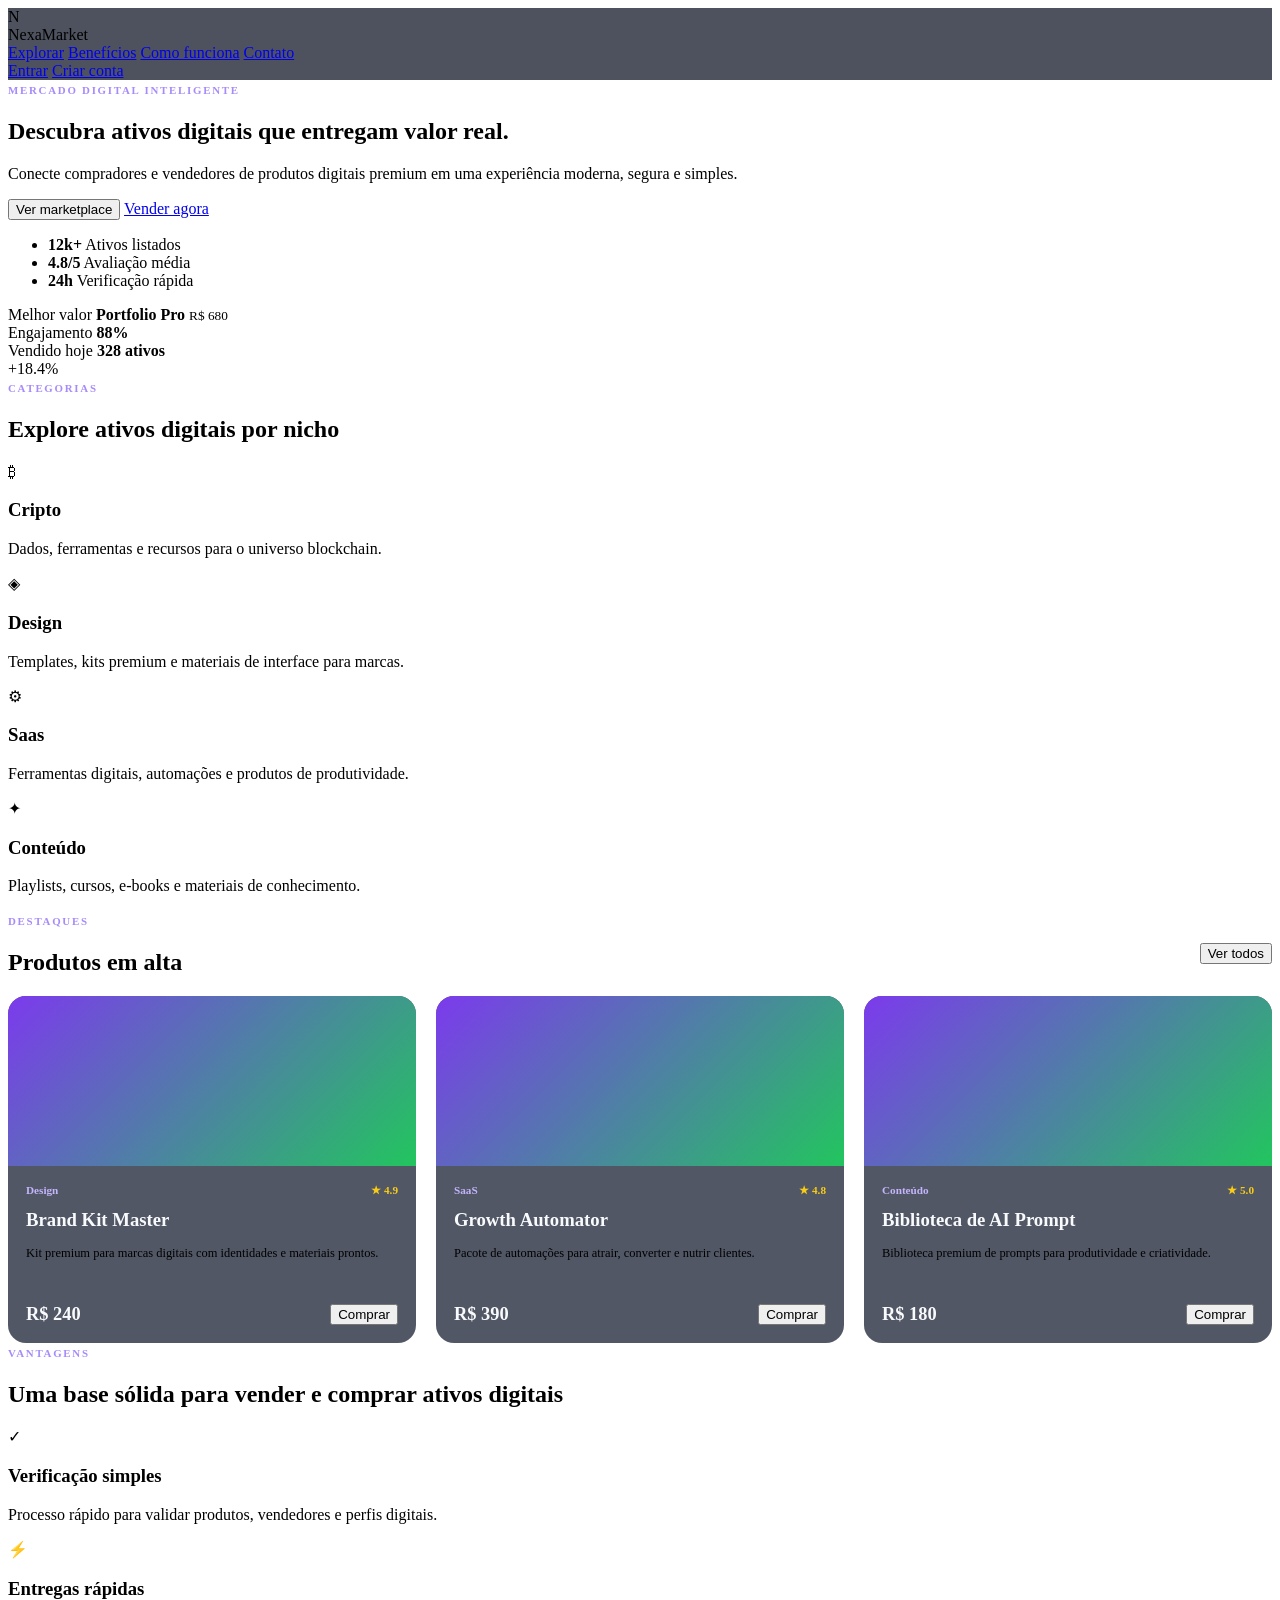
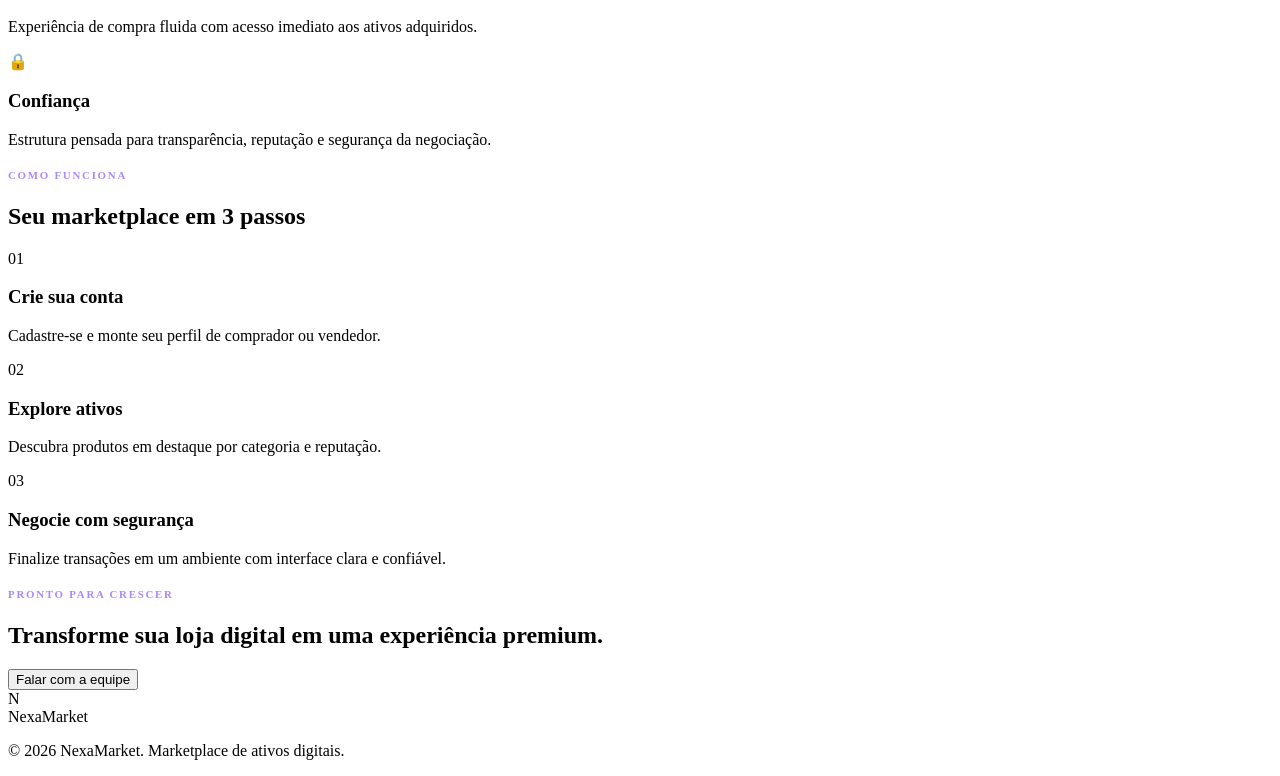
<file: index.html>
<!DOCTYPE html>
<html lang="pt-BR">
  <head>
    <meta charset="UTF-8" />
    <meta name="viewport" content="width=device-width, initial-scale=1.0" />
    <title>NexaMarket | Marketplace de ativos digitais</title>
    <meta
      name="description"
      content="NexaMarket é um marketplace de ativos digitais com interface moderna para comprar, vender e descobrir produtos digitais de alto valor."
    />
    <link rel="preconnect" href="https://fonts.googleapis.com" />
    <link rel="preconnect" href="https://fonts.gstatic.com" crossorigin />
    <link
      href="https://fonts.googleapis.com/css2?family=Inter:wght@400;500;600;700;800&display=swap"
      rel="stylesheet"
    />
    <link rel="stylesheet" href="styles.css" />
  </head>
  <body>
    <header class="topbar">
      <div class="container nav">
        <div class="brand">
          <div class="brand-mark">N</div>
          <span>NexaMarket</span>
        </div>

        <nav class="nav-links" aria-label="Navegação principal">
          <a href="#explorar">Explorar</a>
          <a href="#beneficios">Benefícios</a>
          <a href="#como-funciona">Como funciona</a>
          <a href="#contato">Contato</a>
        </nav>

        <div class="nav-actions">
          <a class="btn btn-ghost" href="seller-dashboard.html">Entrar</a>
          <a class="btn btn-primary" href="seller-dashboard.html">Criar conta</a>
        </div>
      </div>
    </header>

    <main>
      <section class="hero">
        <div class="container hero-grid">
          <div class="hero-copy">
            <span class="eyebrow">Mercado digital inteligente</span>
            <h1>Descubra ativos digitais que entregam valor real.</h1>
            <p>
              Conecte compradores e vendedores de produtos digitais premium em uma
              experiência moderna, segura e simples.
            </p>

            <div class="hero-actions">
              <button class="btn btn-primary">Ver marketplace</button>
              <a class="btn btn-secondary" href="seller-dashboard.html">Vender agora</a>
            </div>

            <ul class="hero-stats" aria-label="Estatísticas do mercado">
              <li>
                <strong>12k+</strong>
                <span>Ativos listados</span>
              </li>
              <li>
                <strong>4.8/5</strong>
                <span>Avaliação média</span>
              </li>
              <li>
                <strong>24h</strong>
                <span>Verificação rápida</span>
              </li>
            </ul>
          </div>

          <div class="hero-panel" aria-label="Resumo do marketplace">
            <div class="panel-card card-main">
              <div class="panel-header">
                <span class="dot dot-pink"></span>
                <span class="dot dot-purple"></span>
                <span class="dot dot-blue"></span>
              </div>

              <div class="panel-content">
                <div class="mini-card highlight">
                  <span class="label">Melhor valor</span>
                  <strong>Portfolio Pro</strong>
                  <small>R$ 680</small>
                </div>

                <div class="progress-block">
                  <div class="progress-header">
                    <span>Engajamento</span>
                    <strong>88%</strong>
                  </div>
                  <div class="progress-bar">
                    <span></span>
                  </div>
                </div>

                <div class="asset-row">
                  <div>
                    <span class="muted">Vendido hoje</span>
                    <strong>328 ativos</strong>
                  </div>
                  <div class="badge success">+18.4%</div>
                </div>
              </div>
            </div>
          </div>
        </div>
      </section>

      <section class="categories" id="explorar">
        <div class="container">
          <div class="section-heading">
            <span class="eyebrow">Categorias</span>
            <h2>Explore ativos digitais por nicho</h2>
          </div>

          <div class="category-grid">
            <article class="category-card">
              <div class="icon blue">₿</div>
              <h3>Cripto</h3>
              <p>Dados, ferramentas e recursos para o universo blockchain.</p>
            </article>

            <article class="category-card">
              <div class="icon purple">◈</div>
              <h3>Design</h3>
              <p>Templates, kits premium e materiais de interface para marcas.</p>
            </article>

            <article class="category-card">
              <div class="icon orange">⚙</div>
              <h3>Saas</h3>
              <p>Ferramentas digitais, automações e produtos de produtividade.</p>
            </article>

            <article class="category-card">
              <div class="icon green">✦</div>
              <h3>Conteúdo</h3>
              <p>Playlists, cursos, e-books e materiais de conhecimento.</p>
            </article>
          </div>
        </div>
      </section>

      <section class="featured">
        <div class="container">
          <div class="section-heading row">
            <div>
              <span class="eyebrow">Destaques</span>
              <h2>Produtos em alta</h2>
            </div>
            <button class="btn btn-ghost small">Ver todos</button>
          </div>

          <div class="product-grid" id="productGrid">
            <article class="product-card" data-category="design">
              <div class="thumb thumb-one"></div>
              <div class="product-body">
                <div class="product-meta">
                  <span class="tag">Design</span>
                  <span class="rating">★ 4.9</span>
                </div>
                <h3>Brand Kit Master</h3>
                <p>Kit premium para marcas digitais com identidades e materiais prontos.</p>
                <div class="product-footer">
                  <strong>R$ 240</strong>
                  <button class="btn btn-primary small">Comprar</button>
                </div>
              </div>
            </article>

            <article class="product-card" data-category="saas">
              <div class="thumb thumb-two"></div>
              <div class="product-body">
                <div class="product-meta">
                  <span class="tag">SaaS</span>
                  <span class="rating">★ 4.8</span>
                </div>
                <h3>Growth Automator</h3>
                <p>Pacote de automações para atrair, converter e nutrir clientes.</p>
                <div class="product-footer">
                  <strong>R$ 390</strong>
                  <button class="btn btn-primary small">Comprar</button>
                </div>
              </div>
            </article>

            <article class="product-card" data-category="conteudo">
              <div class="thumb thumb-three"></div>
              <div class="product-body">
                <div class="product-meta">
                  <span class="tag">Conteúdo</span>
                  <span class="rating">★ 5.0</span>
                </div>
                <h3>Biblioteca de AI Prompt</h3>
                <p>Biblioteca premium de prompts para produtividade e criatividade.</p>
                <div class="product-footer">
                  <strong>R$ 180</strong>
                  <button class="btn btn-primary small">Comprar</button>
                </div>
              </div>
            </article>
          </div>
        </div>
      </section>

      <section class="benefits" id="beneficios">
        <div class="container">
          <div class="section-heading center">
            <span class="eyebrow">Vantagens</span>
            <h2>Uma base sólida para vender e comprar ativos digitais</h2>
          </div>

          <div class="benefit-grid">
            <div class="benefit-card">
              <div class="benefit-icon">✓</div>
              <h3>Verificação simples</h3>
              <p>Processo rápido para validar produtos, vendedores e perfis digitais.</p>
            </div>

            <div class="benefit-card">
              <div class="benefit-icon">⚡</div>
              <h3>Entregas rápidas</h3>
              <p>Experiência de compra fluida com acesso imediato aos ativos adquiridos.</p>
            </div>

            <div class="benefit-card">
              <div class="benefit-icon">🔒</div>
              <h3>Confiança</h3>
              <p>Estrutura pensada para transparência, reputação e segurança da negociação.</p>
            </div>
          </div>
        </div>
      </section>

      <section class="steps" id="como-funciona">
        <div class="container">
          <div class="section-heading">
            <span class="eyebrow">Como funciona</span>
            <h2>Seu marketplace em 3 passos</h2>
          </div>

          <div class="steps-grid">
            <div class="step-card">
              <span class="step-number">01</span>
              <h3>Crie sua conta</h3>
              <p>Cadastre-se e monte seu perfil de comprador ou vendedor.</p>
            </div>

            <div class="step-card">
              <span class="step-number">02</span>
              <h3>Explore ativos</h3>
              <p>Descubra produtos em destaque por categoria e reputação.</p>
            </div>

            <div class="step-card">
              <span class="step-number">03</span>
              <h3>Negocie com segurança</h3>
              <p>Finalize transações em um ambiente com interface clara e confiável.</p>
            </div>
          </div>
        </div>
      </section>

      <section class="cta-section" id="contato">
        <div class="container cta-box">
          <div>
            <span class="eyebrow">Pronto para crescer</span>
            <h2>Transforme sua loja digital em uma experiência premium.</h2>
          </div>
          <button class="btn btn-primary">Falar com a equipe</button>
        </div>
      </section>
    </main>

    <footer class="footer">
      <div class="container footer-inner">
        <div>
          <div class="brand">
            <div class="brand-mark">N</div>
            <span>NexaMarket</span>
          </div>
        </div>
        <p>© 2026 NexaMarket. Marketplace de ativos digitais.</p>
      </div>
    </footer>

    <script src="app.js"></script>
  </body>
</html>
</file>
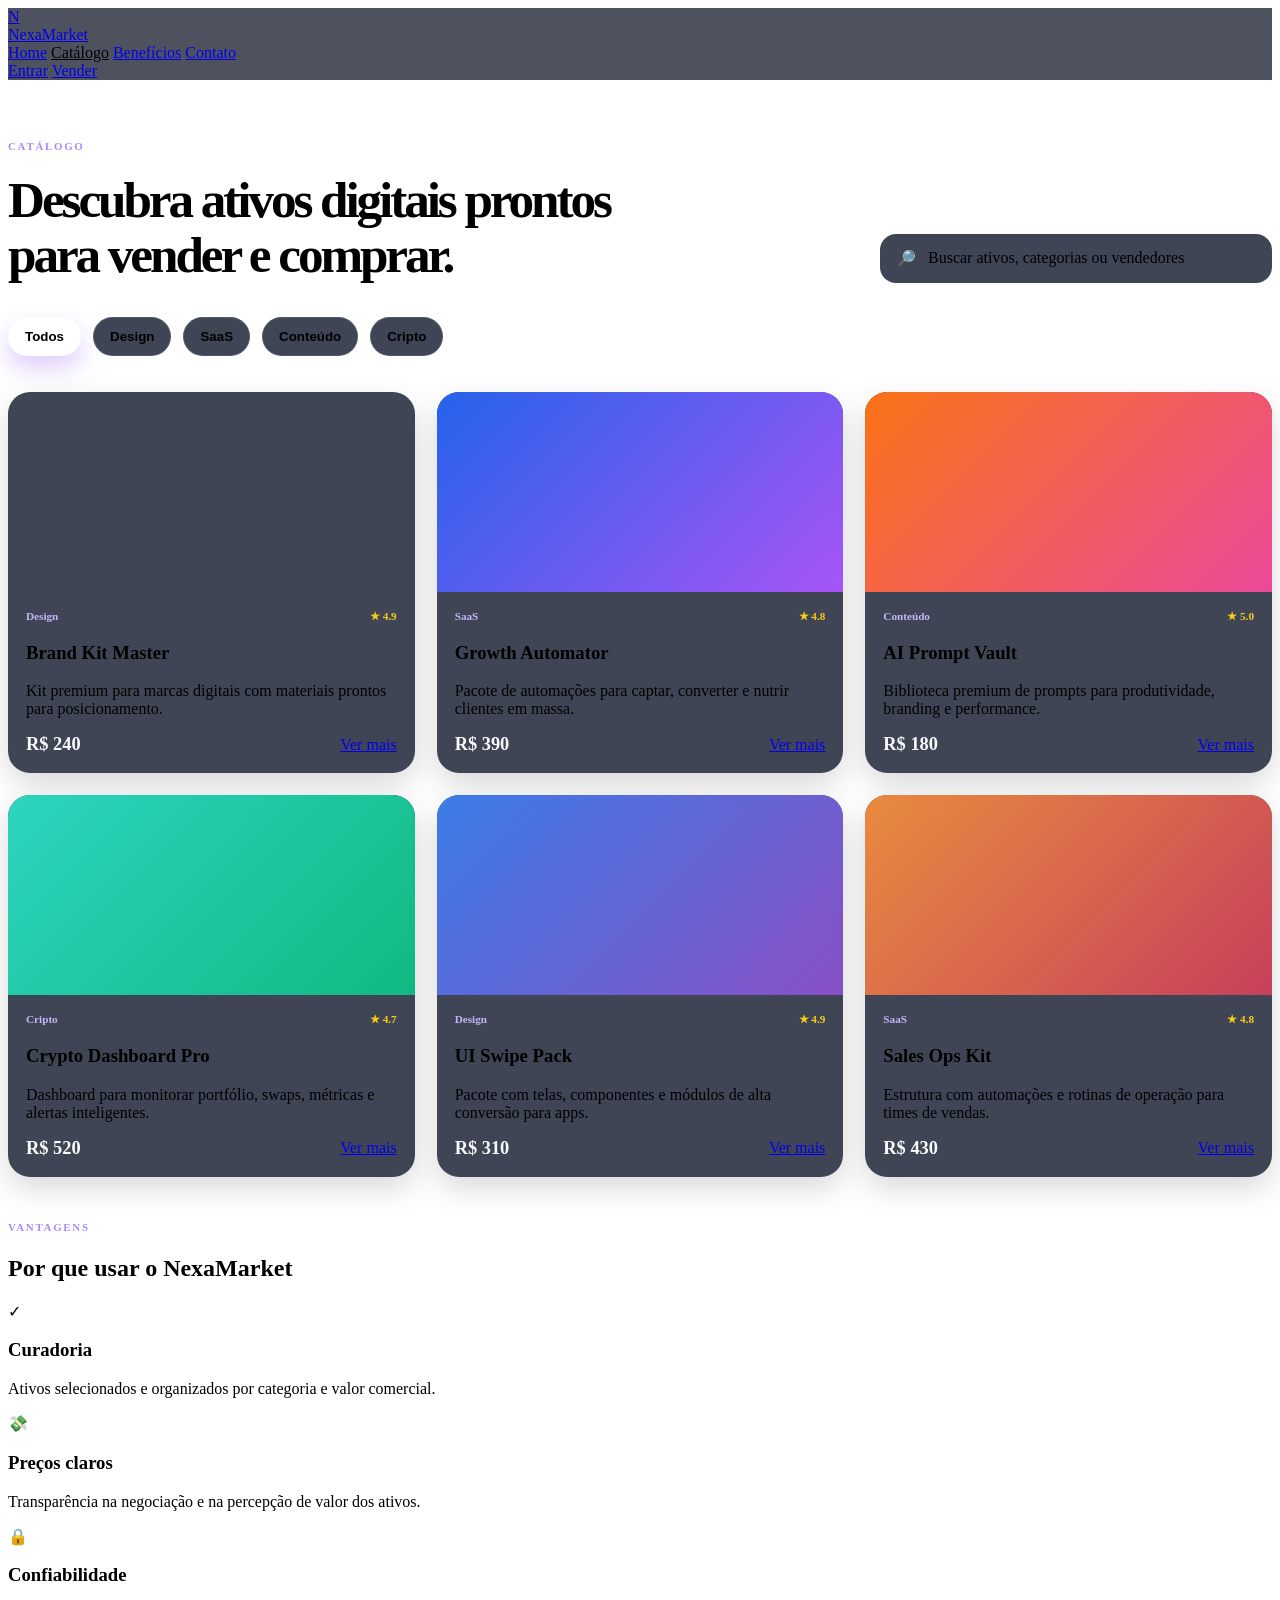
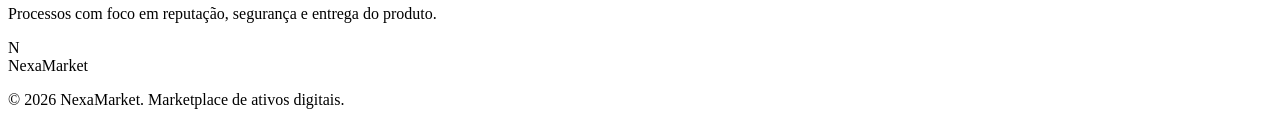
<file: catalog.html>
<!DOCTYPE html>
<html lang="pt-BR">
  <head>
    <meta charset="UTF-8" />
    <meta name="viewport" content="width=device-width, initial-scale=1.0" />
    <title>NexaMarket | Catálogo</title>
    <meta
      name="description"
      content="Catálogo de ativos digitais do NexaMarket. Explore produtos premium por categoria e valor."
    />
    <link rel="preconnect" href="https://fonts.googleapis.com" />
    <link rel="preconnect" href="https://fonts.gstatic.com" crossorigin />
    <link
      href="https://fonts.googleapis.com/css2?family=Inter:wght@400;500;600;700;800&display=swap"
      rel="stylesheet"
    />
    <link rel="stylesheet" href="styles.css" />
  </head>
  <body>
    <header class="topbar">
      <div class="container nav">
        <a href="index.html" class="brand" aria-label="Voltar para a home do NexaMarket">
          <div class="brand-mark">N</div>
          <span>NexaMarket</span>
        </a>

        <nav class="nav-links" aria-label="Navegação principal">
          <a href="index.html">Home</a>
          <a href="catalog.html" class="active">Catálogo</a>
          <a href="#beneficios">Benefícios</a>
          <a href="#contato">Contato</a>
        </nav>

        <div class="nav-actions">
          <a class="btn btn-ghost" href="seller-dashboard.html">Entrar</a>
          <a class="btn btn-primary" href="seller-dashboard.html">Vender</a>
        </div>
      </div>
    </header>

    <main>
      <section class="catalog-hero">
        <div class="container catalog-header">
          <div>
            <span class="eyebrow">Catálogo</span>
            <h1>Descubra ativos digitais prontos para vender e comprar.</h1>
          </div>
          <div class="search-box">
            <span>🔎</span>
            <input type="text" placeholder="Buscar ativos, categorias ou vendedores" aria-label="Buscar ativos" />
          </div>
        </div>
      </section>

      <section class="filter-section">
        <div class="container">
          <div class="filter-bar" aria-label="Filtros de categoria">
            <button class="filter-btn active" data-filter="all">Todos</button>
            <button class="filter-btn" data-filter="design">Design</button>
            <button class="filter-btn" data-filter="saas">SaaS</button>
            <button class="filter-btn" data-filter="conteudo">Conteúdo</button>
            <button class="filter-btn" data-filter="cripto">Cripto</button>
          </div>
        </div>
      </section>

      <section class="catalog-grid-section">
        <div class="container">
          <div class="catalog-grid">
            <article class="catalog-card" data-category="design">
              <div class="catalog-thumb thumb-one"></div>
              <div class="catalog-content">
                <div class="product-meta">
                  <span class="tag">Design</span>
                  <span class="rating">★ 4.9</span>
                </div>
                <h3>Brand Kit Master</h3>
                <p>Kit premium para marcas digitais com materiais prontos para posicionamento.</p>
                <div class="product-footer">
                  <strong>R$ 240</strong>
                  <a href="product.html" class="btn btn-primary small">Ver mais</a>
                </div>
              </div>
            </article>

            <article class="catalog-card" data-category="saas">
              <div class="catalog-thumb thumb-two"></div>
              <div class="catalog-content">
                <div class="product-meta">
                  <span class="tag">SaaS</span>
                  <span class="rating">★ 4.8</span>
                </div>
                <h3>Growth Automator</h3>
                <p>Pacote de automações para captar, converter e nutrir clientes em massa.</p>
                <div class="product-footer">
                  <strong>R$ 390</strong>
                  <a href="product.html" class="btn btn-primary small">Ver mais</a>
                </div>
              </div>
            </article>

            <article class="catalog-card" data-category="conteudo">
              <div class="catalog-thumb thumb-three"></div>
              <div class="catalog-content">
                <div class="product-meta">
                  <span class="tag">Conteúdo</span>
                  <span class="rating">★ 5.0</span>
                </div>
                <h3>AI Prompt Vault</h3>
                <p>Biblioteca premium de prompts para produtividade, branding e performance.</p>
                <div class="product-footer">
                  <strong>R$ 180</strong>
                  <a href="product.html" class="btn btn-primary small">Ver mais</a>
                </div>
              </div>
            </article>

            <article class="catalog-card" data-category="cripto">
              <div class="catalog-thumb thumb-four"></div>
              <div class="catalog-content">
                <div class="product-meta">
                  <span class="tag">Cripto</span>
                  <span class="rating">★ 4.7</span>
                </div>
                <h3>Crypto Dashboard Pro</h3>
                <p>Dashboard para monitorar portfólio, swaps, métricas e alertas inteligentes.</p>
                <div class="product-footer">
                  <strong>R$ 520</strong>
                  <a href="product.html" class="btn btn-primary small">Ver mais</a>
                </div>
              </div>
            </article>

            <article class="catalog-card" data-category="design">
              <div class="catalog-thumb thumb-five"></div>
              <div class="catalog-content">
                <div class="product-meta">
                  <span class="tag">Design</span>
                  <span class="rating">★ 4.9</span>
                </div>
                <h3>UI Swipe Pack</h3>
                <p>Pacote com telas, componentes e módulos de alta conversão para apps.</p>
                <div class="product-footer">
                  <strong>R$ 310</strong>
                  <a href="product.html" class="btn btn-primary small">Ver mais</a>
                </div>
              </div>
            </article>

            <article class="catalog-card" data-category="saas">
              <div class="catalog-thumb thumb-six"></div>
              <div class="catalog-content">
                <div class="product-meta">
                  <span class="tag">SaaS</span>
                  <span class="rating">★ 4.8</span>
                </div>
                <h3>Sales Ops Kit</h3>
                <p>Estrutura com automações e rotinas de operação para times de vendas.</p>
                <div class="product-footer">
                  <strong>R$ 430</strong>
                  <a href="product.html" class="btn btn-primary small">Ver mais</a>
                </div>
              </div>
            </article>
          </div>
        </div>
      </section>

      <section class="benefits" id="beneficios">
        <div class="container">
          <div class="section-heading center">
            <span class="eyebrow">Vantagens</span>
            <h2>Por que usar o NexaMarket</h2>
          </div>

          <div class="benefit-grid">
            <div class="benefit-card">
              <div class="benefit-icon">✓</div>
              <h3>Curadoria</h3>
              <p>Ativos selecionados e organizados por categoria e valor comercial.</p>
            </div>

            <div class="benefit-card">
              <div class="benefit-icon">💸</div>
              <h3>Preços claros</h3>
              <p>Transparência na negociação e na percepção de valor dos ativos.</p>
            </div>

            <div class="benefit-card">
              <div class="benefit-icon">🔒</div>
              <h3>Confiabilidade</h3>
              <p>Processos com foco em reputação, segurança e entrega do produto.</p>
            </div>
          </div>
        </div>
      </section>
    </main>

    <footer class="footer">
      <div class="container footer-inner">
        <div class="brand">
          <div class="brand-mark">N</div>
          <span>NexaMarket</span>
        </div>
        <p>© 2026 NexaMarket. Marketplace de ativos digitais.</p>
      </div>
    </footer>

    <script src="app.js"></script>
  </body>
</html>
</file>
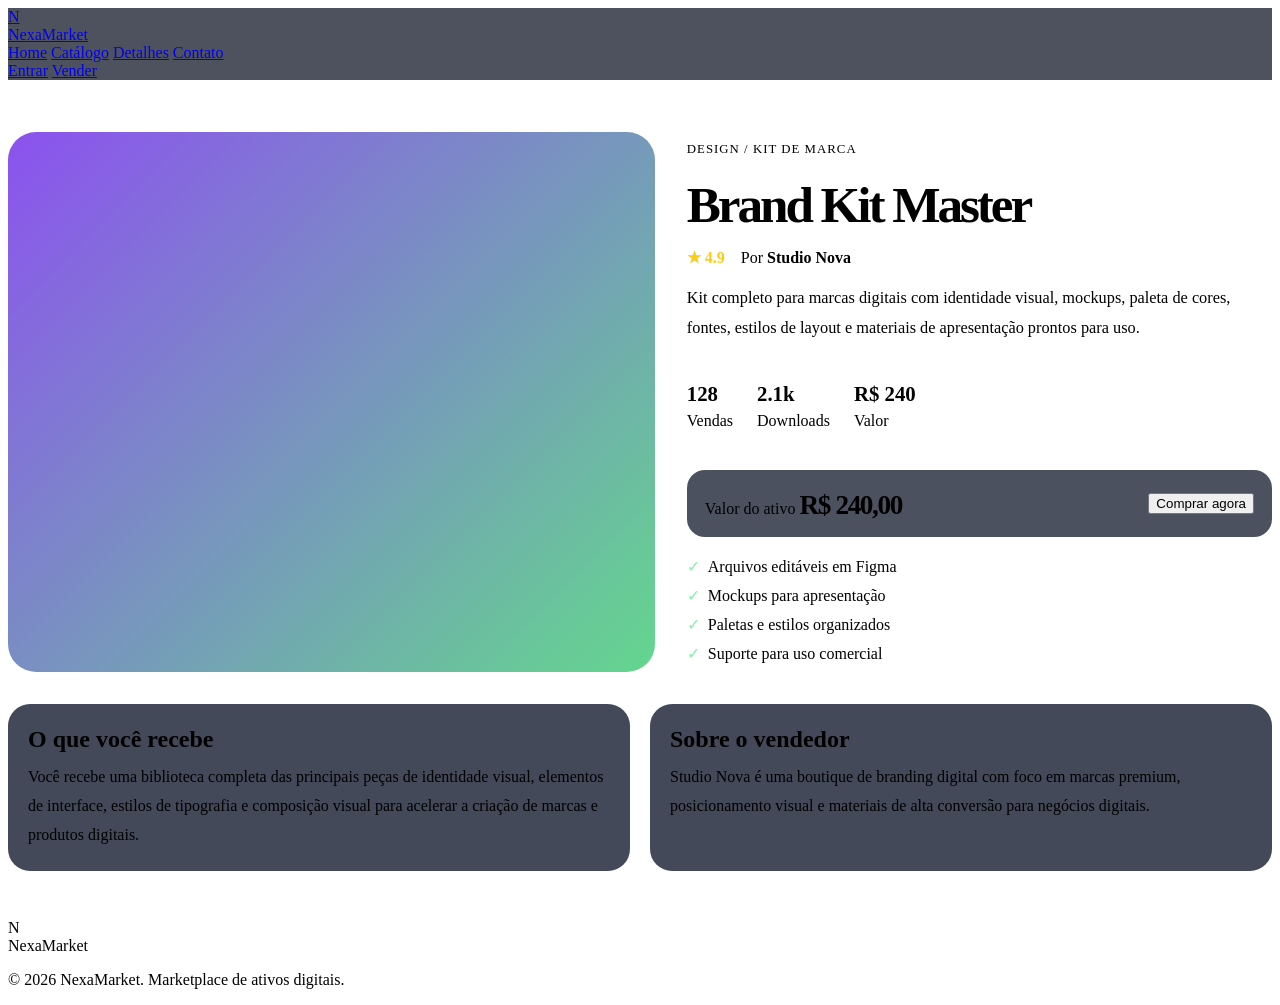
<file: product.html>
<!DOCTYPE html>
<html lang="pt-BR">
  <head>
    <meta charset="UTF-8" />
    <meta name="viewport" content="width=device-width, initial-scale=1.0" />
    <title>NexaMarket | Product Detail</title>
    <meta
      name="description"
      content="Detalhes do ativo digital Brand Kit Master no NexaMarket."
    />
    <link rel="preconnect" href="https://fonts.googleapis.com" />
    <link rel="preconnect" href="https://fonts.gstatic.com" crossorigin />
    <link
      href="https://fonts.googleapis.com/css2?family=Inter:wght@400;500;600;700;800&display=swap"
      rel="stylesheet"
    />
    <link rel="stylesheet" href="styles.css" />
  </head>
  <body>
    <header class="topbar">
      <div class="container nav">
        <a href="index.html" class="brand" aria-label="Voltar para a home do NexaMarket">
          <div class="brand-mark">N</div>
          <span>NexaMarket</span>
        </a>

        <nav class="nav-links" aria-label="Navegação principal">
          <a href="index.html">Home</a>
          <a href="catalog.html">Catálogo</a>
          <a href="#detalhes">Detalhes</a>
          <a href="#contato">Contato</a>
        </nav>

        <div class="nav-actions">
          <a class="btn btn-ghost" href="seller-dashboard.html">Entrar</a>
          <a class="btn btn-primary" href="seller-dashboard.html">Vender</a>
        </div>
      </div>
    </header>

    <main class="product-page">
      <section class="container product-layout" id="detalhes">
        <div class="product-visual">
          <div class="product-showcase thumb-one large"></div>
        </div>

        <div class="product-summary">
          <div class="breadcrumbs">Design / Kit de marca</div>
          <h1>Brand Kit Master</h1>

          <div class="summary-row">
            <span class="rating">★ 4.9</span>
            <span class="seller">Por <strong>Studio Nova</strong></span>
          </div>

          <p class="summary-text">
            Kit completo para marcas digitais com identidade visual, mockups, paleta de cores,
            fontes, estilos de layout e materiais de apresentação prontos para uso.
          </p>

          <div class="summary-stats">
            <div>
              <strong>128</strong>
              <span>Vendas</span>
            </div>
            <div>
              <strong>2.1k</strong>
              <span>Downloads</span>
            </div>
            <div>
              <strong>R$ 240</strong>
              <span>Valor</span>
            </div>
          </div>

          <div class="price-box">
            <div>
              <span class="label-price">Valor do ativo</span>
              <strong>R$ 240,00</strong>
            </div>
            <button class="btn btn-primary">Comprar agora</button>
          </div>

          <ul class="feature-list">
            <li>Arquivos editáveis em Figma</li>
            <li>Mockups para apresentação</li>
            <li>Paletas e estilos organizados</li>
            <li>Suporte para uso comercial</li>
          </ul>
        </div>
      </section>

      <section class="container detail-panel">
        <div class="detail-card">
          <h2>O que você recebe</h2>
          <p>
            Você recebe uma biblioteca completa das principais peças de identidade visual,
            elementos de interface, estilos de tipografia e composição visual para acelerar
            a criação de marcas e produtos digitais.
          </p>
        </div>

        <div class="detail-card">
          <h2>Sobre o vendedor</h2>
          <p>
            Studio Nova é uma boutique de branding digital com foco em marcas premium,
            posicionamento visual e materiais de alta conversão para negócios digitais.
          </p>
        </div>
      </section>
    </main>

    <footer class="footer">
      <div class="container footer-inner">
        <div class="brand">
          <div class="brand-mark">N</div>
          <span>NexaMarket</span>
        </div>
        <p>© 2026 NexaMarket. Marketplace de ativos digitais.</p>
      </div>
    </footer>
  </body>
</html>
</file>
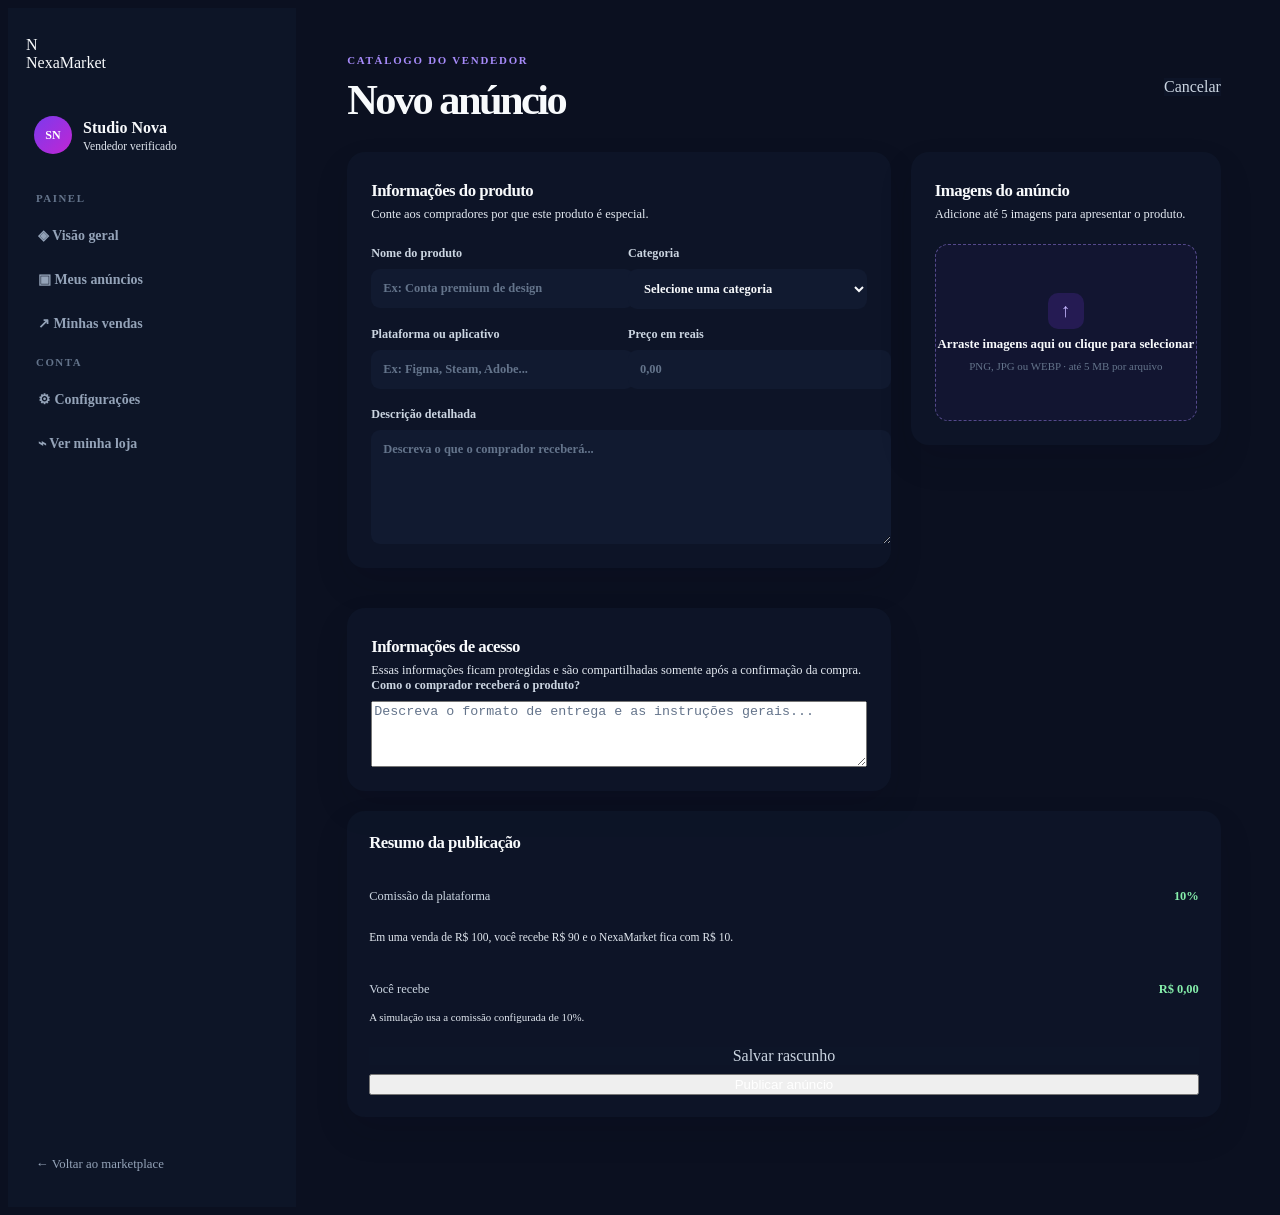
<file: seller-create.html>
<!DOCTYPE html><html lang="pt-BR"><head><meta charset="UTF-8"/><meta name="viewport" content="width=device-width, initial-scale=1.0"/><title>NexaMarket | Criar anúncio</title><link rel="stylesheet" href="styles.css"/></head><body class="seller-app"><div class="seller-shell"><aside class="seller-sidebar"><a href="index.html" class="brand"><div class="brand-mark">N</div><span>NexaMarket</span></a><div class="seller-profile"><div class="avatar">SN</div><div><strong>Studio Nova</strong><small>Vendedor verificado</small></div></div><nav class="seller-nav"><span class="seller-nav-label">Painel</span><a class="seller-nav-link" href="seller-dashboard.html">◈ Visão geral</a><a class="seller-nav-link" href="seller-listings.html">▣ Meus anúncios</a><a class="seller-nav-link" href="seller-sales.html">↗ Minhas vendas</a><span class="seller-nav-label">Conta</span><a class="seller-nav-link" href="seller-settings.html">⚙ Configurações</a><a class="seller-nav-link" href="seller-store.html">⌁ Ver minha loja</a></nav><a href="catalog.html" class="seller-back">← Voltar ao marketplace</a></aside><main class="seller-main"><header class="seller-topbar"><div><span class="eyebrow">Catálogo do vendedor</span><h1>Novo anúncio</h1></div><a class="btn btn-secondary" href="seller-listings.html">Cancelar</a></header><form class="listing-form js-demo-form"><div class="form-layout"><section class="seller-panel form-panel"><div class="panel-heading"><div><h2>Informações do produto</h2><p>Conte aos compradores por que este produto é especial.</p></div></div><div class="form-grid"><label>Nome do produto<input required name="name" placeholder="Ex: Conta premium de design"/></label><label>Categoria<select required name="category"><option value="">Selecione uma categoria</option><option>Design</option><option>SaaS</option><option>Conteúdo</option><option>Cripto</option><option>Games</option></select></label><label>Plataforma ou aplicativo<input required name="platform" placeholder="Ex: Figma, Steam, Adobe..."/></label><label>Preço em reais<input required id="listing-price" name="price" type="number" min="1" step="0.01" placeholder="0,00"/></label><label class="full-field">Descrição detalhada<textarea required name="description" rows="6" placeholder="Descreva o que o comprador receberá..."></textarea></label></div></section><section class="seller-panel form-panel"><div class="panel-heading"><div><h2>Imagens do anúncio</h2><p>Adicione até 5 imagens para apresentar o produto.</p></div></div><label class="upload-box"><input type="file" name="images" accept="image/*" multiple/><span class="upload-icon">↑</span><strong data-upload-label>Arraste imagens aqui ou clique para selecionar</strong><small>PNG, JPG ou WEBP · até 5 MB por arquivo</small></label></section><section class="seller-panel form-panel"><div class="panel-heading"><div><h2>Informações de acesso</h2><p>Essas informações ficam protegidas e são compartilhadas somente após a confirmação da compra.</p></div></div><label class="full-field">Como o comprador receberá o produto?<textarea required rows="4" name="delivery" placeholder="Descreva o formato de entrega e as instruções gerais..."></textarea></label></section></div><aside class="publish-summary seller-panel"><h2>Resumo da publicação</h2><div class="commission-row"><span>Comissão da plataforma</span><strong>10%</strong></div><p>Em uma venda de R$ 100, você recebe R$ 90 e o NexaMarket fica com R$ 10.</p><div class="commission-row"><span>Você recebe</span><strong data-net-value>R$ 0,00</strong></div><small class="commission-help">A simulação usa a comissão configurada de 10%.</small><div class="publish-actions"><a class="btn btn-secondary" href="seller-listings.html">Salvar rascunho</a><button class="btn btn-primary" type="submit">Publicar anúncio</button></div></aside></form></main></div><script src="app.js"></script></body></html>
</file>
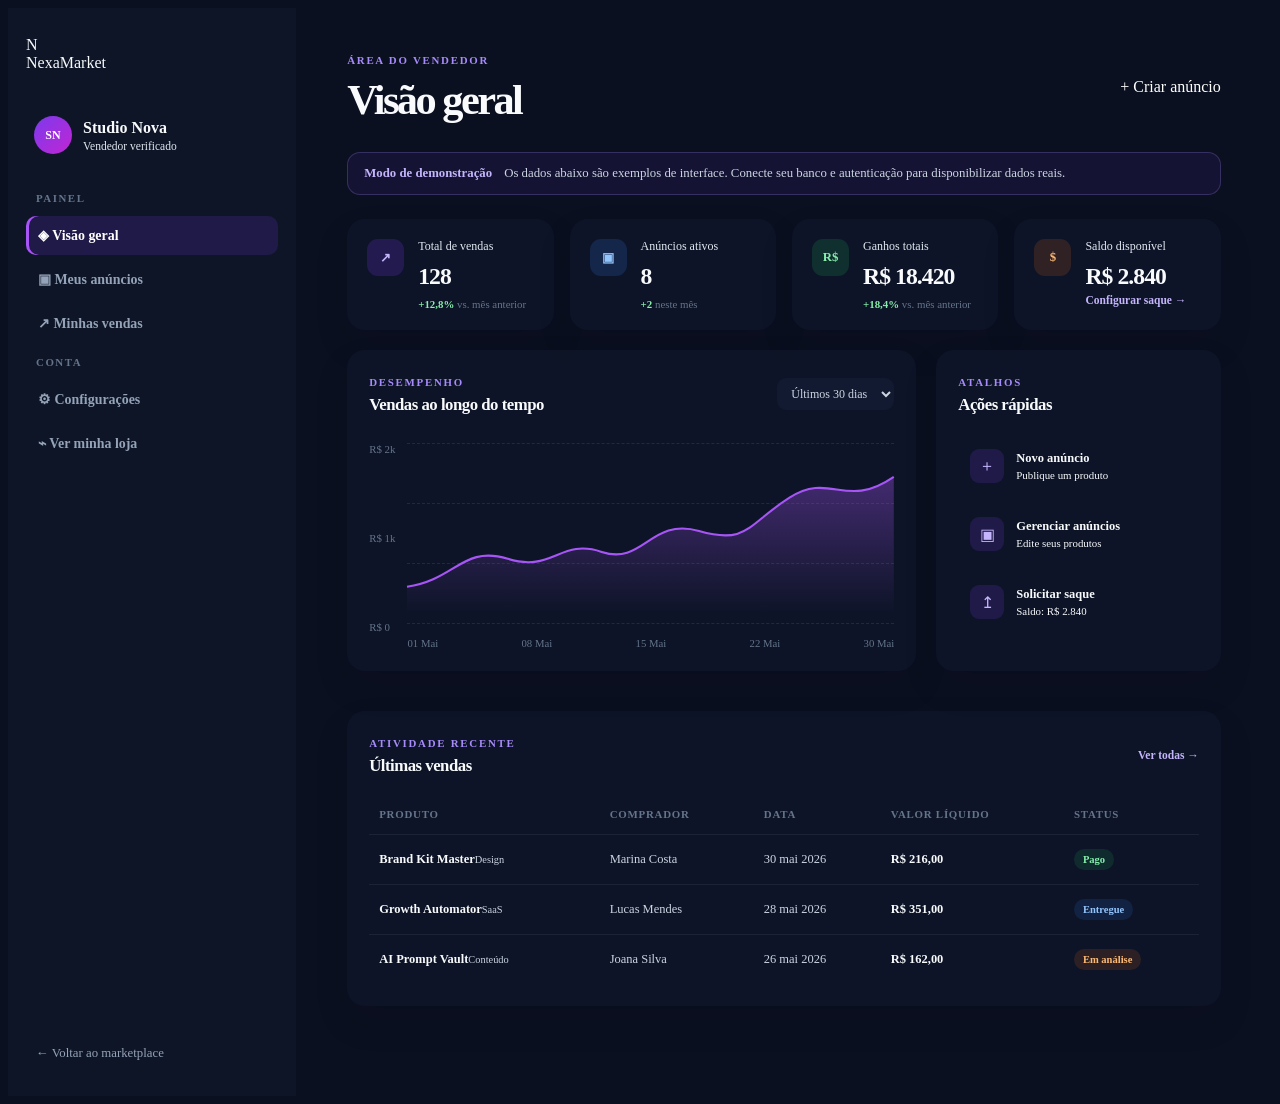
<file: seller-dashboard.html>
<!DOCTYPE html>
<html lang="pt-BR">
<head>
  <meta charset="UTF-8" /><meta name="viewport" content="width=device-width, initial-scale=1.0" />
  <title>NexaMarket | Painel do vendedor</title><meta name="description" content="Painel do vendedor NexaMarket." />
  <link rel="preconnect" href="https://fonts.googleapis.com" /><link rel="preconnect" href="https://fonts.gstatic.com" crossorigin /><link href="https://fonts.googleapis.com/css2?family=Inter:wght@400;500;600;700;800&display=swap" rel="stylesheet" /><link rel="stylesheet" href="styles.css" />
</head>
<body class="seller-app">
  <div class="seller-shell">
    <aside class="seller-sidebar">
      <a href="index.html" class="brand" aria-label="Voltar para a home"><div class="brand-mark">N</div><span>NexaMarket</span></a>
      <div class="seller-profile"><div class="avatar">SN</div><div><strong>Studio Nova</strong><small>Vendedor verificado</small></div></div>
      <nav class="seller-nav" aria-label="Menu do vendedor">
        <span class="seller-nav-label">Painel</span><a class="seller-nav-link active" href="seller-dashboard.html">◈ Visão geral</a><a class="seller-nav-link" href="seller-listings.html">▣ Meus anúncios</a><a class="seller-nav-link" href="seller-sales.html">↗ Minhas vendas</a>
        <span class="seller-nav-label">Conta</span><a class="seller-nav-link" href="seller-settings.html">⚙ Configurações</a><a class="seller-nav-link" href="seller-store.html">⌁ Ver minha loja</a>
      </nav>
      <a href="catalog.html" class="seller-back">← Voltar ao marketplace</a>
    </aside>
    <main class="seller-main">
      <header class="seller-topbar"><div><span class="eyebrow">Área do vendedor</span><h1>Visão geral</h1></div><a class="btn btn-primary" href="seller-create.html">+ Criar anúncio</a></header>
      <div class="seller-notice"><strong>Modo de demonstração</strong><span>Os dados abaixo são exemplos de interface. Conecte seu banco e autenticação para disponibilizar dados reais.</span></div>
      <section class="seller-stats" aria-label="Resumo do vendedor">
        <article class="seller-stat-card"><span class="stat-icon purple">↗</span><div><small>Total de vendas</small><strong>128</strong><span class="trend positive">+12,8% <em>vs. mês anterior</em></span></div></article>
        <article class="seller-stat-card"><span class="stat-icon blue">▣</span><div><small>Anúncios ativos</small><strong>8</strong><span class="trend positive">+2 <em>neste mês</em></span></div></article>
        <article class="seller-stat-card"><span class="stat-icon green">R$</span><div><small>Ganhos totais</small><strong>R$ 18.420</strong><span class="trend positive">+18,4% <em>vs. mês anterior</em></span></div></article>
        <article class="seller-stat-card"><span class="stat-icon orange">$</span><div><small>Saldo disponível</small><strong>R$ 2.840</strong><a href="seller-settings.html#recebimento" class="stat-link">Configurar saque →</a></div></article>
      </section>
      <section class="seller-content-grid">
        <article class="seller-panel performance-panel"><div class="panel-heading"><div><span class="eyebrow">Desempenho</span><h2>Vendas ao longo do tempo</h2></div><select aria-label="Período do gráfico"><option>Últimos 30 dias</option><option>Últimos 90 dias</option></select></div><div class="chart-wrap"><div class="chart-y"><span>R$ 2k</span><span>R$ 1k</span><span>R$ 0</span></div><div class="chart"><div class="chart-grid"><i></i><i></i><i></i><i></i></div><svg viewBox="0 0 700 220" role="img" aria-label="Gráfico de ganhos crescentes"><defs><linearGradient id="area" x1="0" x2="0" y1="0" y2="1"><stop offset="0" stop-color="#a855f7" stop-opacity=".35"/><stop offset="1" stop-color="#a855f7" stop-opacity="0"/></linearGradient></defs><path class="chart-area" d="M0 180 C70 170 80 120 145 140 S220 110 280 130 S350 80 420 100 S490 90 550 52 S630 70 700 22 L700 220 L0 220 Z"/><path class="chart-line" d="M0 180 C70 170 80 120 145 140 S220 110 280 130 S350 80 420 100 S490 90 550 52 S630 70 700 22"/></svg><div class="chart-labels"><span>01 Mai</span><span>08 Mai</span><span>15 Mai</span><span>22 Mai</span><span>30 Mai</span></div></div></div></article>
        <article class="seller-panel quick-panel"><div class="panel-heading"><div><span class="eyebrow">Atalhos</span><h2>Ações rápidas</h2></div></div><div class="quick-actions"><a href="seller-create.html"><span>＋</span><strong>Novo anúncio</strong><small>Publique um produto</small></a><a href="seller-listings.html"><span>▣</span><strong>Gerenciar anúncios</strong><small>Edite seus produtos</small></a><a href="seller-settings.html#recebimento"><span>↥</span><strong>Solicitar saque</strong><small>Saldo: R$ 2.840</small></a></div></article>
      </section>
      <section class="seller-panel"><div class="panel-heading"><div><span class="eyebrow">Atividade recente</span><h2>Últimas vendas</h2></div><a class="text-link" href="seller-sales.html">Ver todas →</a></div><div class="table-scroll"><table class="seller-table"><thead><tr><th>Produto</th><th>Comprador</th><th>Data</th><th>Valor líquido</th><th>Status</th></tr></thead><tbody><tr><td><strong>Brand Kit Master</strong><small>Design</small></td><td>Marina Costa</td><td>30 mai 2026</td><td><strong>R$ 216,00</strong></td><td><span class="status paid">Pago</span></td></tr><tr><td><strong>Growth Automator</strong><small>SaaS</small></td><td>Lucas Mendes</td><td>28 mai 2026</td><td><strong>R$ 351,00</strong></td><td><span class="status delivery">Entregue</span></td></tr><tr><td><strong>AI Prompt Vault</strong><small>Conteúdo</small></td><td>Joana Silva</td><td>26 mai 2026</td><td><strong>R$ 162,00</strong></td><td><span class="status pending">Em análise</span></td></tr></tbody></table></div></section>
    </main>
  </div><script src="app.js"></script>
</body></html>
</file>
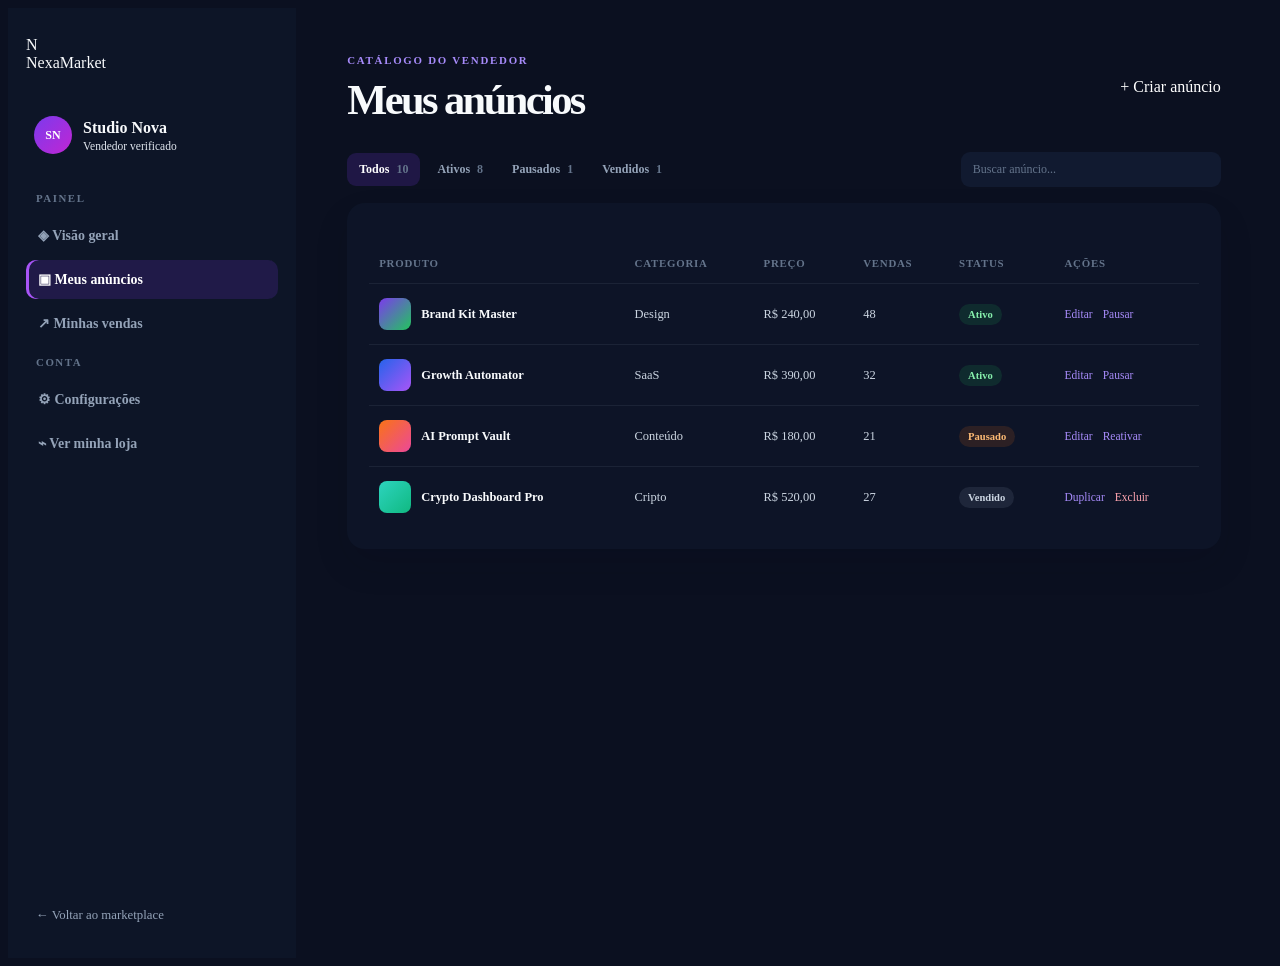
<file: seller-listings.html>
<!DOCTYPE html><html lang="pt-BR"><head><meta charset="UTF-8"/><meta name="viewport" content="width=device-width, initial-scale=1.0"/><title>NexaMarket | Meus anúncios</title><link rel="stylesheet" href="styles.css"/></head><body class="seller-app"><div class="seller-shell"><aside class="seller-sidebar"><a href="index.html" class="brand"><div class="brand-mark">N</div><span>NexaMarket</span></a><div class="seller-profile"><div class="avatar">SN</div><div><strong>Studio Nova</strong><small>Vendedor verificado</small></div></div><nav class="seller-nav"><span class="seller-nav-label">Painel</span><a class="seller-nav-link" href="seller-dashboard.html">◈ Visão geral</a><a class="seller-nav-link active" href="seller-listings.html">▣ Meus anúncios</a><a class="seller-nav-link" href="seller-sales.html">↗ Minhas vendas</a><span class="seller-nav-label">Conta</span><a class="seller-nav-link" href="seller-settings.html">⚙ Configurações</a><a class="seller-nav-link" href="seller-store.html">⌁ Ver minha loja</a></nav><a href="catalog.html" class="seller-back">← Voltar ao marketplace</a></aside><main class="seller-main"><header class="seller-topbar"><div><span class="eyebrow">Catálogo do vendedor</span><h1>Meus anúncios</h1></div><a class="btn btn-primary" href="seller-create.html">+ Criar anúncio</a></header><div class="seller-toolbar"><div class="tabs"><button class="tab active" data-listing-filter="all">Todos <b>10</b></button><button class="tab" data-listing-filter="active">Ativos <b>8</b></button><button class="tab" data-listing-filter="paused">Pausados <b>1</b></button><button class="tab" data-listing-filter="sold">Vendidos <b>1</b></button></div><input class="seller-search" type="search" placeholder="Buscar anúncio..." aria-label="Buscar anúncio"/></div><section class="seller-panel table-panel"><div class="table-scroll"><table class="seller-table listing-table"><thead><tr><th>Produto</th><th>Categoria</th><th>Preço</th><th>Vendas</th><th>Status</th><th>Ações</th></tr></thead><tbody><tr data-listing-status="active"><td><div class="listing-product"><span class="listing-thumb thumb-one"></span><strong>Brand Kit Master</strong></div></td><td>Design</td><td>R$ 240,00</td><td>48</td><td><span class="status paid">Ativo</span></td><td><div class="table-actions"><a href="seller-create.html" class="icon-action">Editar</a><button class="icon-action js-toggle-listing" type="button">Pausar</button></div></td></tr><tr data-listing-status="active"><td><div class="listing-product"><span class="listing-thumb thumb-two"></span><strong>Growth Automator</strong></div></td><td>SaaS</td><td>R$ 390,00</td><td>32</td><td><span class="status paid">Ativo</span></td><td><div class="table-actions"><a href="seller-create.html" class="icon-action">Editar</a><button class="icon-action js-toggle-listing" type="button">Pausar</button></div></td></tr><tr data-listing-status="paused"><td><div class="listing-product"><span class="listing-thumb thumb-three"></span><strong>AI Prompt Vault</strong></div></td><td>Conteúdo</td><td>R$ 180,00</td><td>21</td><td><span class="status pending">Pausado</span></td><td><div class="table-actions"><a href="seller-create.html" class="icon-action">Editar</a><button class="icon-action js-toggle-listing" type="button">Reativar</button></div></td></tr><tr data-listing-status="sold"><td><div class="listing-product"><span class="listing-thumb thumb-four"></span><strong>Crypto Dashboard Pro</strong></div></td><td>Cripto</td><td>R$ 520,00</td><td>27</td><td><span class="status neutral">Vendido</span></td><td><div class="table-actions"><a href="seller-create.html" class="icon-action">Duplicar</a><button class="icon-action danger js-delete-listing" type="button">Excluir</button></div></td></tr></tbody></table></div></section></main></div><script src="app.js"></script></body></html>
</file>
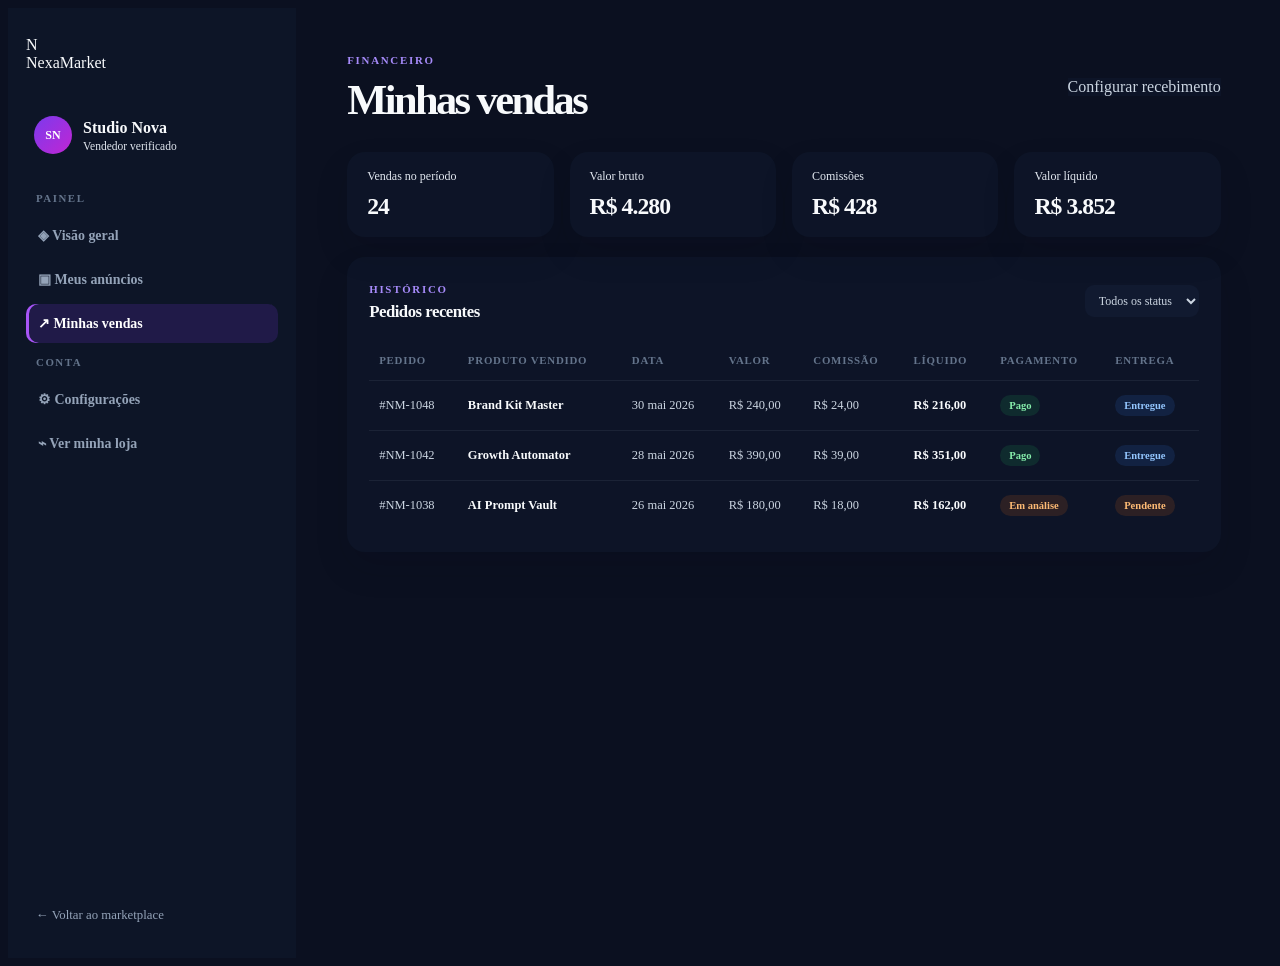
<file: seller-sales.html>
<!DOCTYPE html><html lang="pt-BR"><head><meta charset="UTF-8"/><meta name="viewport" content="width=device-width, initial-scale=1.0"/><title>NexaMarket | Minhas vendas</title><link rel="stylesheet" href="styles.css"/></head><body class="seller-app"><div class="seller-shell"><aside class="seller-sidebar"><a href="index.html" class="brand"><div class="brand-mark">N</div><span>NexaMarket</span></a><div class="seller-profile"><div class="avatar">SN</div><div><strong>Studio Nova</strong><small>Vendedor verificado</small></div></div><nav class="seller-nav"><span class="seller-nav-label">Painel</span><a class="seller-nav-link" href="seller-dashboard.html">◈ Visão geral</a><a class="seller-nav-link" href="seller-listings.html">▣ Meus anúncios</a><a class="seller-nav-link active" href="seller-sales.html">↗ Minhas vendas</a><span class="seller-nav-label">Conta</span><a class="seller-nav-link" href="seller-settings.html">⚙ Configurações</a><a class="seller-nav-link" href="seller-store.html">⌁ Ver minha loja</a></nav><a href="catalog.html" class="seller-back">← Voltar ao marketplace</a></aside><main class="seller-main"><header class="seller-topbar"><div><span class="eyebrow">Financeiro</span><h1>Minhas vendas</h1></div><a href="seller-settings.html#recebimento" class="btn btn-secondary">Configurar recebimento</a></header><section class="seller-stats compact-stats"><article class="seller-stat-card"><div><small>Vendas no período</small><strong>24</strong></div></article><article class="seller-stat-card"><div><small>Valor bruto</small><strong>R$ 4.280</strong></div></article><article class="seller-stat-card"><div><small>Comissões</small><strong>R$ 428</strong></div></article><article class="seller-stat-card"><div><small>Valor líquido</small><strong>R$ 3.852</strong></div></article></section><section class="seller-panel table-panel"><div class="panel-heading"><div><span class="eyebrow">Histórico</span><h2>Pedidos recentes</h2></div><select aria-label="Filtrar vendas"><option>Todos os status</option><option>Pago</option><option>Em análise</option><option>Entregue</option></select></div><div class="table-scroll"><table class="seller-table"><thead><tr><th>Pedido</th><th>Produto vendido</th><th>Data</th><th>Valor</th><th>Comissão</th><th>Líquido</th><th>Pagamento</th><th>Entrega</th></tr></thead><tbody><tr><td>#NM-1048</td><td><strong>Brand Kit Master</strong></td><td>30 mai 2026</td><td>R$ 240,00</td><td>R$ 24,00</td><td><strong>R$ 216,00</strong></td><td><span class="status paid">Pago</span></td><td><span class="status delivery">Entregue</span></td></tr><tr><td>#NM-1042</td><td><strong>Growth Automator</strong></td><td>28 mai 2026</td><td>R$ 390,00</td><td>R$ 39,00</td><td><strong>R$ 351,00</strong></td><td><span class="status paid">Pago</span></td><td><span class="status delivery">Entregue</span></td></tr><tr><td>#NM-1038</td><td><strong>AI Prompt Vault</strong></td><td>26 mai 2026</td><td>R$ 180,00</td><td>R$ 18,00</td><td><strong>R$ 162,00</strong></td><td><span class="status pending">Em análise</span></td><td><span class="status pending">Pendente</span></td></tr></tbody></table></div></section></main></div></body></html>
</file>
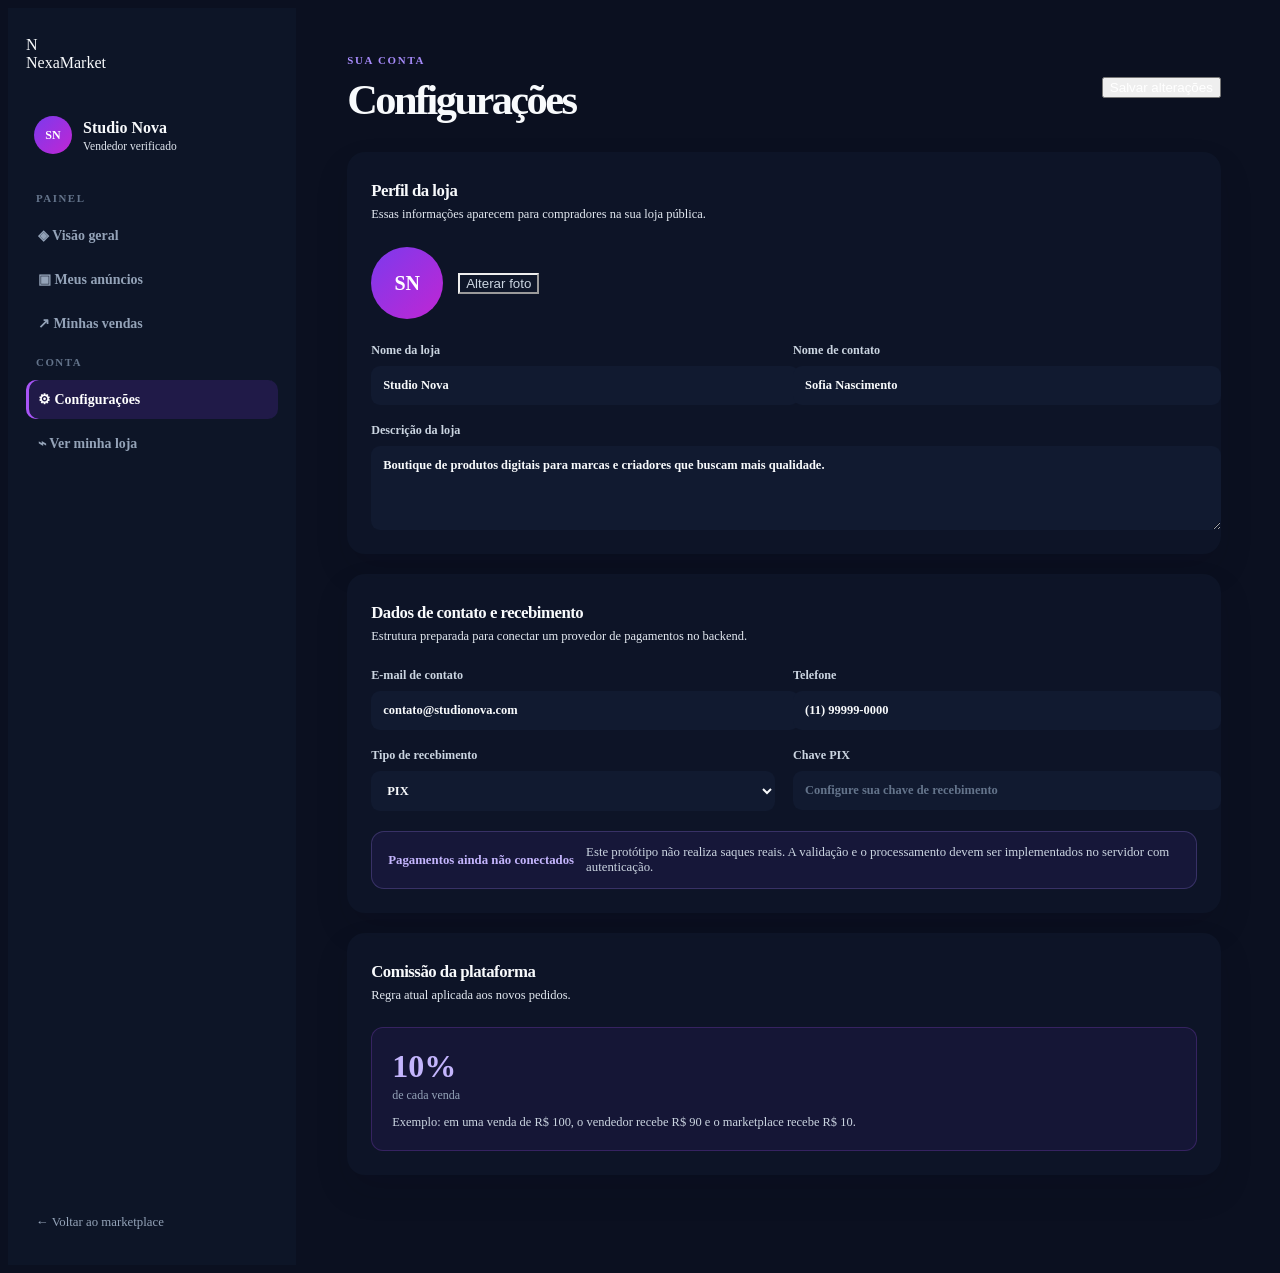
<file: seller-settings.html>
<!DOCTYPE html><html lang="pt-BR"><head><meta charset="UTF-8"/><meta name="viewport" content="width=device-width, initial-scale=1.0"/><title>NexaMarket | Configurações</title><link rel="stylesheet" href="styles.css"/></head><body class="seller-app"><div class="seller-shell"><aside class="seller-sidebar"><a href="index.html" class="brand"><div class="brand-mark">N</div><span>NexaMarket</span></a><div class="seller-profile"><div class="avatar">SN</div><div><strong>Studio Nova</strong><small>Vendedor verificado</small></div></div><nav class="seller-nav"><span class="seller-nav-label">Painel</span><a class="seller-nav-link" href="seller-dashboard.html">◈ Visão geral</a><a class="seller-nav-link" href="seller-listings.html">▣ Meus anúncios</a><a class="seller-nav-link" href="seller-sales.html">↗ Minhas vendas</a><span class="seller-nav-label">Conta</span><a class="seller-nav-link active" href="seller-settings.html">⚙ Configurações</a><a class="seller-nav-link" href="seller-store.html">⌁ Ver minha loja</a></nav><a href="catalog.html" class="seller-back">← Voltar ao marketplace</a></aside><main class="seller-main"><header class="seller-topbar"><div><span class="eyebrow">Sua conta</span><h1>Configurações</h1></div><button class="btn btn-primary js-save-settings" type="button">Salvar alterações</button></header><form class="settings-form js-settings-form"><section class="seller-panel form-panel"><div class="panel-heading"><div><h2>Perfil da loja</h2><p>Essas informações aparecem para compradores na sua loja pública.</p></div></div><div class="settings-profile"><div class="avatar avatar-large">SN</div><button class="btn btn-secondary" type="button">Alterar foto</button></div><div class="form-grid"><label>Nome da loja<input value="Studio Nova"/></label><label>Nome de contato<input value="Sofia Nascimento"/></label><label class="full-field">Descrição da loja<textarea rows="4">Boutique de produtos digitais para marcas e criadores que buscam mais qualidade.</textarea></label></div></section><section class="seller-panel form-panel" id="recebimento"><div class="panel-heading"><div><h2>Dados de contato e recebimento</h2><p>Estrutura preparada para conectar um provedor de pagamentos no backend.</p></div></div><div class="form-grid"><label>E-mail de contato<input type="email" value="contato@studionova.com"/></label><label>Telefone<input value="(11) 99999-0000"/></label><label>Tipo de recebimento<select><option>PIX</option><option>Conta bancária</option></select></label><label>Chave PIX<input placeholder="Configure sua chave de recebimento"/></label></div><div class="seller-notice inline-notice"><strong>Pagamentos ainda não conectados</strong><span>Este protótipo não realiza saques reais. A validação e o processamento devem ser implementados no servidor com autenticação.</span></div></section><section class="seller-panel form-panel"><div class="panel-heading"><div><h2>Comissão da plataforma</h2><p>Regra atual aplicada aos novos pedidos.</p></div></div><div class="commission-highlight"><strong>10%</strong><span>de cada venda</span><p>Exemplo: em uma venda de R$ 100, o vendedor recebe R$ 90 e o marketplace recebe R$ 10.</p></div></section></form></main></div><script src="app.js"></script></body></html>
</file>
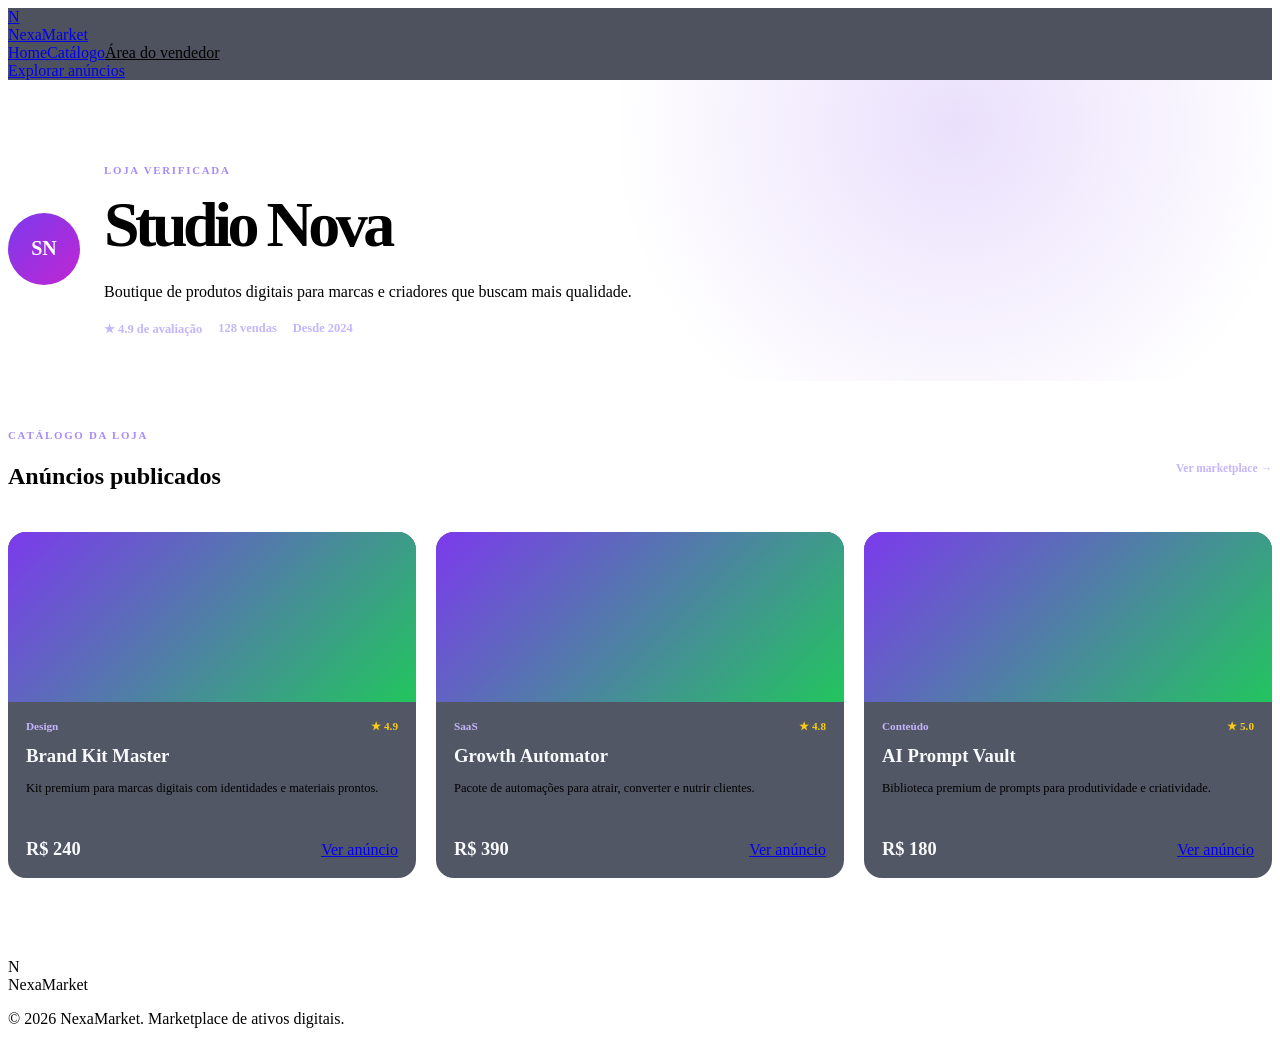
<file: seller-store.html>
<!DOCTYPE html><html lang="pt-BR"><head><meta charset="UTF-8"/><meta name="viewport" content="width=device-width, initial-scale=1.0"/><title>NexaMarket | Loja Studio Nova</title><link rel="stylesheet" href="styles.css"/></head><body><header class="topbar"><div class="container nav"><a href="index.html" class="brand"><div class="brand-mark">N</div><span>NexaMarket</span></a><nav class="nav-links"><a href="index.html">Home</a><a href="catalog.html">Catálogo</a><a href="seller-dashboard.html" class="active">Área do vendedor</a></nav><div class="nav-actions"><a class="btn btn-ghost" href="catalog.html">Explorar anúncios</a></div></div></header><main><section class="store-hero"><div class="container store-header"><div class="avatar avatar-large">SN</div><div><span class="eyebrow">Loja verificada</span><h1>Studio Nova</h1><p>Boutique de produtos digitais para marcas e criadores que buscam mais qualidade.</p><div class="store-meta"><span>★ 4.9 de avaliação</span><span>128 vendas</span><span>Desde 2024</span></div></div></div></section><section class="container store-products"><div class="section-heading row"><div><span class="eyebrow">Catálogo da loja</span><h2>Anúncios publicados</h2></div><a href="catalog.html" class="text-link">Ver marketplace →</a></div><div class="product-grid"><article class="product-card"><div class="thumb thumb-one"></div><div class="product-body"><div class="product-meta"><span class="tag">Design</span><span class="rating">★ 4.9</span></div><h3>Brand Kit Master</h3><p>Kit premium para marcas digitais com identidades e materiais prontos.</p><div class="product-footer"><strong>R$ 240</strong><a href="product.html" class="btn btn-primary small">Ver anúncio</a></div></div></article><article class="product-card"><div class="thumb thumb-two"></div><div class="product-body"><div class="product-meta"><span class="tag">SaaS</span><span class="rating">★ 4.8</span></div><h3>Growth Automator</h3><p>Pacote de automações para atrair, converter e nutrir clientes.</p><div class="product-footer"><strong>R$ 390</strong><a href="product.html" class="btn btn-primary small">Ver anúncio</a></div></div></article><article class="product-card"><div class="thumb thumb-three"></div><div class="product-body"><div class="product-meta"><span class="tag">Conteúdo</span><span class="rating">★ 5.0</span></div><h3>AI Prompt Vault</h3><p>Biblioteca premium de prompts para produtividade e criatividade.</p><div class="product-footer"><strong>R$ 180</strong><a href="product.html" class="btn btn-primary small">Ver anúncio</a></div></div></article></div></section></main><footer class="footer"><div class="container footer-inner"><div class="brand"><div class="brand-mark">N</div><span>NexaMarket</span></div><p>© 2026 NexaMarket. Marketplace de ativos digitais.</p></div></footer></body></html>
</file>
<file: styles.css>
.topbar {
  position: sticky;
  top: 0;
  z-index: 50;
  backdrop-filter: blur(12px);
  background: rgba(11, 16, 32, 0.72);
  border-bottom: 1px solid var(--line);
}

.nav-links a.active {
  color: var(--text);
}

.catalog-hero {
  padding: 56px 0 24px;
}

.catalog-header {
  display: flex;
  align-items: end;
  justify-content: space-between;
  gap: 18px;
}

.catalog-header h1 {
  max-width: 620px;
  margin: 18px 0 0;
  font-size: clamp(2.4rem, 4vw, 3.6rem);
  line-height: 1.08;
  letter-spacing: -0.06em;
}

.search-box {
  display: flex;
  align-items: center;
  gap: 10px;
  min-width: min(100%, 360px);
  background: rgba(15, 23, 42, 0.8);
  border: 1px solid var(--line);
  border-radius: 16px;
  padding: 0.9rem 1rem;
}

.search-box input {
  width: 100%;
  border: none;
  background: transparent;
  color: var(--text);
  font: inherit;
  outline: none;
}

.search-box input::placeholder {
  color: var(--text-muted);
}

.filter-section {
  padding: 10px 0 12px;
}

.filter-bar {
  display: flex;
  flex-wrap: wrap;
  gap: 12px;
}

.filter-btn {
  border: 1px solid rgba(148, 163, 184, 0.2);
  background: rgba(15, 23, 42, 0.8);
  color: var(--text);
  border-radius: 999px;
  padding: 0.7rem 1rem;
  font-weight: 600;
  cursor: pointer;
}

.filter-btn.active {
  background: linear-gradient(135deg, var(--primary), #a855f7);
  border-color: transparent;
  box-shadow: 0 12px 24px rgba(124, 58, 237, 0.25);
}

.catalog-grid-section {
  padding: 24px 0 40px;
}

.catalog-grid {
  display: grid;
  grid-template-columns: repeat(3, minmax(0, 1fr));
  gap: 22px;
}

.catalog-card {
  background: rgba(15, 23, 42, 0.8);
  border: 1px solid var(--line);
  border-radius: 22px;
  overflow: hidden;
  box-shadow: 0 12px 30px rgba(2, 6, 23, 0.15);
}

.catalog-thumb {
  height: 200px;
  background-size: cover;
  background-position: center;
}

.thumb-four {
  background: linear-gradient(135deg, rgba(45, 212, 191, 0.88), rgba(16, 185, 129, 0.7));
}

.thumb-five {
  background: linear-gradient(135deg, rgba(59, 130, 246, 0.9), rgba(168, 85, 247, 0.7));
}

.thumb-six {
  background: linear-gradient(135deg, rgba(251, 146, 60, 0.9), rgba(244, 63, 94, 0.75));
}

.catalog-content {
  padding: 18px;
}

.product-layout {
  display: grid;
  grid-template-columns: 1.05fr 0.95fr;
  gap: 32px;
  padding-top: 52px;
  padding-bottom: 32px;
}

.product-showcase {
  min-height: 540px;
  border-radius: 28px;
  border: 1px solid var(--line);
  box-shadow: var(--shadow);
  background-size: cover;
  background-position: center;
}

.thumb-one.large {
  background: linear-gradient(135deg, rgba(124, 58, 237, 0.88), rgba(34, 197, 94, 0.7));
}

.product-summary {
  padding-top: 10px;
}

.breadcrumbs {
  color: var(--text-muted);
  font-size: 0.8rem;
  letter-spacing: 0.08em;
  text-transform: uppercase;
}

.product-summary h1 {
  margin: 18px 0 14px;
  font-size: clamp(2.3rem, 4vw, 3.3rem);
  letter-spacing: -0.06em;
}

.summary-row {
  display: flex;
  align-items: center;
  gap: 16px;
  margin-bottom: 16px;
  color: var(--text-muted);
}

.rating {
  color: #facc15;
  font-weight: 700;
}

.summary-text {
  color: var(--text-muted);
  line-height: 1.8;
  font-size: 1.02rem;
}

.summary-stats {
  display: flex;
  gap: 24px;
  margin: 22px 0;
  padding: 18px 0;
  border-top: 1px solid var(--line);
  border-bottom: 1px solid var(--line);
}

.summary-stats div {
  display: flex;
  flex-direction: column;
  gap: 6px;
}

.summary-stats strong {
  font-size: 1.3rem;
}

.summary-stats span,
.label-price {
  color: var(--text-muted);
}

.price-box {
  display: flex;
  justify-content: space-between;
  align-items: center;
  gap: 16px;
  background: rgba(15, 23, 42, 0.75);
  border: 1px solid var(--line);
  border-radius: 18px;
  padding: 16px 18px;
  margin-bottom: 20px;
}

.price-box strong {
  display: inline-block;
  margin-top: 4px;
  font-size: 1.7rem;
  letter-spacing: -0.05em;
}

.feature-list {
  list-style: none;
  margin: 0;
  padding: 0;
  display: grid;
  gap: 10px;
  color: var(--text-muted);
}

.feature-list li::before {
  content: "✓";
  color: #86efac;
  margin-right: 8px;
}

.detail-panel {
  display: grid;
  grid-template-columns: repeat(2, minmax(0, 1fr));
  gap: 20px;
  padding-bottom: 48px;
}

.detail-card {
  background: rgba(15, 23, 42, 0.78);
  border: 1px solid var(--line);
  border-radius: 22px;
  padding: 22px 20px;
}

.detail-card h2 {
  margin-top: 0;
  margin-bottom: 10px;
  font-size: 1.5rem;
}

.detail-card p {
  color: var(--text-muted);
  line-height: 1.8;
  margin: 0;
}

@media (max-width: 960px) {
  .catalog-header,
  .product-layout,
  .detail-panel {
    grid-template-columns: 1fr;
    display: grid;
  }

  .catalog-grid {
    grid-template-columns: repeat(2, minmax(0, 1fr));
  }
}

@media (max-width: 640px) {
  .catalog-grid {
    grid-template-columns: 1fr;
  }

  .price-box {
    flex-direction: column;
    align-items: flex-start;
  }

  .filter-bar {
    overflow-x: auto;
    white-space: nowrap;
    flex-wrap: nowrap;
  }
}

/* Seller workspace */
.seller-app { background: #0b1020; color: #e2e8f0; }
.seller-app .brand { color: #f8fafc; text-decoration: none; }
.seller-app h1, .seller-app h2, .seller-app h3, .seller-app strong { color: #f8fafc; }
.seller-app .btn { color: #f8fafc; text-decoration: none; }
.seller-app .btn-primary { color: #fff; }
.seller-app input::placeholder, .seller-app textarea::placeholder { color: #64748b; }
.seller-app .btn-secondary { border-color: var(--line); color: #cbd5e1; background: rgba(15,23,42,.72); }
.seller-shell { min-height: 100vh; display: flex; }
.seller-sidebar { width: 252px; flex: 0 0 252px; min-height: 100vh; padding: 28px 18px 22px; display: flex; flex-direction: column; border-right: 1px solid var(--line); background: rgba(15, 23, 42, .78); }
.seller-profile { display: flex; align-items: center; gap: 11px; margin: 44px 8px 30px; }
.seller-profile small, .listing-product small { display: block; color: var(--text-muted); font-size: .72rem; margin-top: 3px; }
.avatar { display: grid; place-items: center; flex: 0 0 auto; width: 38px; height: 38px; border-radius: 50%; color: #fff; font-size: .75rem; font-weight: 800; background: linear-gradient(135deg, #7c3aed, #c026d3); }
.avatar-large { width: 72px; height: 72px; font-size: 1.25rem; }
.seller-nav { display: flex; flex-direction: column; gap: 5px; }
.seller-nav-label { color: #64748b; margin: 8px 10px 7px; font-size: .68rem; font-weight: 800; letter-spacing: .14em; text-transform: uppercase; }
.seller-nav-link { color: #94a3b8; border-radius: 10px; padding: 11px 12px; font-size: .87rem; font-weight: 600; text-decoration: none; transition: .2s ease; }
.seller-nav-link:hover, .seller-nav-link.active { color: #fff; background: rgba(124, 58, 237, .17); }
.seller-nav-link.active { box-shadow: inset 3px 0 #a855f7; }
.seller-back { color: #94a3b8; margin-top: auto; padding: 13px 10px; font-size: .8rem; text-decoration: none; border-top: 1px solid var(--line); }
.seller-main { width: 100%; min-width: 0; max-width: 1480px; padding: 42px clamp(20px, 4vw, 60px) 70px; }
.seller-topbar, .panel-heading, .seller-toolbar, .section-heading.row { display: flex; align-items: center; justify-content: space-between; gap: 20px; }
.seller-topbar { margin-bottom: 28px; }
.seller-topbar h1 { margin: 7px 0 0; font-size: clamp(2rem, 4vw, 2.65rem); letter-spacing: -.06em; }
.eyebrow { color: #a78bfa; font-size: .68rem; font-weight: 800; letter-spacing: .16em; text-transform: uppercase; }
.seller-notice { display: flex; align-items: center; gap: 12px; border: 1px solid rgba(167, 139, 250, .23); border-radius: 13px; padding: 13px 16px; margin-bottom: 24px; color: #cbd5e1; background: rgba(124, 58, 237, .09); font-size: .8rem; }
.seller-notice strong { color: #c4b5fd; white-space: nowrap; }
.seller-stats { display: grid; grid-template-columns: repeat(4, 1fr); gap: 16px; margin-bottom: 20px; }
.seller-stat-card, .seller-panel { border: 1px solid var(--line); border-radius: 18px; background: rgba(15, 23, 42, .72); box-shadow: 0 16px 34px rgba(2, 6, 23, .12); }
.seller-stat-card { display: flex; align-items: flex-start; gap: 14px; padding: 20px; }
.seller-stat-card small { display: block; color: var(--text-muted); font-size: .75rem; margin-bottom: 9px; }
.seller-stat-card strong { display: block; color: #f8fafc; font-size: 1.48rem; letter-spacing: -.04em; }
.stat-icon { display: grid; place-items: center; width: 37px; height: 37px; flex: 0 0 auto; border-radius: 11px; font-size: .8rem; font-weight: 800; }
.stat-icon.purple { color: #c4b5fd; background: rgba(124, 58, 237, .2); }.stat-icon.blue { color: #93c5fd; background: rgba(59, 130, 246, .16); }.stat-icon.green { color: #86efac; background: rgba(34, 197, 94, .15); }.stat-icon.orange { color: #fdba74; background: rgba(249, 115, 22, .15); }
.trend { display: block; margin-top: 8px; font-size: .68rem; font-weight: 700; }.trend.positive { color: #86efac; }.trend em { color: #64748b; font-style: normal; font-weight: 500; }
.stat-link, .text-link { color: #c4b5fd; font-size: .72rem; font-weight: 700; text-decoration: none; }
.seller-content-grid { display: grid; grid-template-columns: minmax(0, 1.6fr) minmax(270px, .8fr); gap: 20px; margin-bottom: 20px; }
.seller-panel { padding: 22px; margin-bottom: 20px; }.seller-panel h2 { margin: 5px 0 0; color: #f8fafc; font-size: 1.05rem; letter-spacing: -.03em; }.panel-heading p { margin: 6px 0 0; color: var(--text-muted); font-size: .78rem; }
.panel-heading select, .seller-panel select { color: #cbd5e1; border: 1px solid var(--line); border-radius: 9px; padding: 8px 10px; background: #111a30; font: inherit; font-size: .75rem; }
.chart-wrap { display: flex; gap: 12px; padding-top: 28px; }.chart-y { display: flex; flex-direction: column; justify-content: space-between; height: 190px; color: #64748b; font-size: .68rem; }.chart { position: relative; flex: 1; min-width: 0; }.chart-grid { position: absolute; inset: 0 0 25px; display: flex; flex-direction: column; justify-content: space-between; }.chart-grid i { border-top: 1px dashed rgba(148, 163, 184, .15); }.chart svg { position: relative; width: 100%; height: 190px; overflow: visible; }.chart-area { fill: url(#area); }.chart-line { fill: none; stroke: #a855f7; stroke-width: 3; }.chart-labels { display: flex; justify-content: space-between; color: #64748b; font-size: .67rem; }.quick-actions { display: flex; flex-direction: column; gap: 10px; margin-top: 22px; }.quick-actions a { display: grid; grid-template-columns: 36px 1fr; column-gap: 10px; align-items: center; padding: 12px; border: 1px solid var(--line); border-radius: 12px; color: #f8fafc; text-decoration: none; }.quick-actions a:hover { border-color: rgba(168,85,247,.55); }.quick-actions span { grid-row: span 2; display: grid; place-items: center; width: 34px; height: 34px; border-radius: 9px; color: #c4b5fd; background: rgba(124,58,237,.17); }.quick-actions strong { font-size: .78rem; }.quick-actions small { color: var(--text-muted); font-size: .68rem; }
.table-scroll { overflow-x: auto; }.seller-table { width: 100%; min-width: 760px; border-collapse: collapse; margin-top: 18px; }.seller-table th { color: #64748b; font-size: .68rem; font-weight: 700; text-align: left; text-transform: uppercase; letter-spacing: .07em; }.seller-table td, .seller-table th { border-bottom: 1px solid rgba(148, 163, 184, .1); padding: 14px 10px; white-space: nowrap; }.seller-table td { color: #cbd5e1; font-size: .78rem; }.seller-table tbody tr:last-child td { border-bottom: 0; }.seller-table td strong { color: #f8fafc; }.status { display: inline-flex; align-items: center; border-radius: 999px; padding: 5px 9px; font-size: .66rem; font-weight: 700; }.status.paid { color: #86efac; background: rgba(34,197,94,.13); }.status.delivery { color: #93c5fd; background: rgba(59,130,246,.13); }.status.pending { color: #fdba74; background: rgba(249,115,22,.13); }.status.neutral { color: #cbd5e1; background: rgba(148,163,184,.13); }
.seller-toolbar { margin-bottom: 16px; }.tabs { display: flex; gap: 5px; flex-wrap: wrap; }.tab { border: 0; border-radius: 9px; padding: 9px 12px; color: #94a3b8; background: transparent; cursor: pointer; font: inherit; font-size: .75rem; font-weight: 700; }.tab b { color: #64748b; margin-left: 4px; }.tab.active, .tab:hover { color: #fff; background: rgba(124,58,237,.18); }.seller-search { width: min(260px, 100%); border: 1px solid var(--line); border-radius: 9px; padding: 10px 12px; color: #fff; background: #111a30; outline: 0; font: inherit; font-size: .75rem; }.listing-product { display: flex; align-items: center; gap: 10px; }.listing-thumb { display: inline-block; width: 32px; height: 32px; border-radius: 8px; background: linear-gradient(135deg, #7c3aed, #22c55e); }.listing-thumb.thumb-two, .thumb-two { background: linear-gradient(135deg, #2563eb, #a855f7); }.listing-thumb.thumb-three, .thumb-three { background: linear-gradient(135deg, #f97316, #ec4899); }.listing-thumb.thumb-four, .thumb-four { background: linear-gradient(135deg, #2dd4bf, #10b981); }.table-actions { display: flex; gap: 10px; }.icon-action { border: 0; padding: 0; color: #a78bfa; background: transparent; cursor: pointer; font: inherit; font-size: .72rem; text-decoration: none; }.icon-action.danger { color: #fda4af; }
.form-layout { display: grid; grid-template-columns: minmax(0, 1fr) 310px; gap: 20px; align-items: start; }.form-layout .seller-panel { margin-bottom: 20px; }.form-panel { padding: 24px; }.form-grid { display: grid; grid-template-columns: 1fr 1fr; gap: 18px; margin-top: 24px; }.form-grid label, .full-field { display: flex; flex-direction: column; gap: 8px; color: #cbd5e1; font-size: .76rem; font-weight: 700; }.form-grid input, .form-grid textarea, .form-grid select, .settings-form input, .settings-form textarea, .settings-form select { width: 100%; border: 1px solid var(--line); border-radius: 9px; padding: 12px; color: #f8fafc; background: #111a30; outline: 0; font: inherit; font-size: .78rem; }.form-grid textarea, .full-field { resize: vertical; }.full-field { grid-column: 1 / -1; }.upload-box { display: flex; flex-direction: column; align-items: center; justify-content: center; gap: 8px; min-height: 175px; margin-top: 22px; border: 1px dashed rgba(167,139,250,.45); border-radius: 13px; color: #cbd5e1; text-align: center; cursor: pointer; background: rgba(124,58,237,.05); }.upload-box input { display: none; }.upload-box strong { font-size: .8rem; }.upload-box small { color: #64748b; font-size: .68rem; }.upload-icon { display: grid; place-items: center; width: 36px; height: 36px; border-radius: 10px; color: #c4b5fd; background: rgba(124,58,237,.18); font-size: 1.2rem; }.publish-summary { position: sticky; top: 20px; }.publish-summary h2 { margin-top: 0; }.commission-row { display: flex; justify-content: space-between; padding: 22px 0 12px; margin-top: 14px; border-top: 1px solid var(--line); color: #cbd5e1; font-size: .78rem; }.commission-row strong { color: #86efac; }.commission-help { display: block; color: var(--text-muted); font-size: .68rem; line-height: 1.5; }.publish-summary p { color: var(--text-muted); font-size: .72rem; line-height: 1.6; }.publish-actions { display: flex; flex-direction: column; gap: 9px; margin-top: 22px; }.publish-actions .btn { width: 100%; text-align: center; }.settings-profile { display: flex; align-items: center; gap: 15px; margin: 25px 0 4px; }.inline-notice { margin-top: 20px; margin-bottom: 0; }.commission-highlight { margin-top: 24px; padding: 20px; border: 1px solid rgba(168,85,247,.22); border-radius: 12px; background: rgba(124,58,237,.08); }.commission-highlight strong { display: block; color: #c4b5fd; font-size: 2rem; }.commission-highlight span { color: #94a3b8; font-size: .75rem; }.commission-highlight p { margin-bottom: 0; color: #cbd5e1; font-size: .78rem; }.compact-stats { grid-template-columns: repeat(4, 1fr); }.compact-stats .seller-stat-card { padding: 17px 20px; }.demo-toast { position: fixed; right: 22px; bottom: 22px; z-index: 70; max-width: 340px; padding: 14px 17px; border: 1px solid rgba(168,85,247,.4); border-radius: 12px; color: #f8fafc; background: #1e1b4b; box-shadow: var(--shadow); font-size: .8rem; }
.store-hero { padding: 80px 0 44px; border-bottom: 1px solid var(--line); background: radial-gradient(circle at 75% 15%, rgba(124,58,237,.16), transparent 35%); }.store-header { display: flex; align-items: center; gap: 24px; }.store-header h1 { margin: 10px 0 8px; font-size: clamp(2.2rem, 5vw, 4rem); letter-spacing: -.07em; }.store-header p { max-width: 580px; color: var(--text-muted); line-height: 1.7; }.store-meta { display: flex; gap: 16px; flex-wrap: wrap; color: #c4b5fd; font-size: .78rem; font-weight: 700; }.store-products { padding: 44px 0 80px; }.store-products .section-heading { margin-bottom: 22px; }.product-grid { display: grid; grid-template-columns: repeat(3, 1fr); gap: 20px; }.product-card { overflow: hidden; border: 1px solid var(--line); border-radius: 18px; background: rgba(15,23,42,.72); }.product-card .thumb { height: 170px; background: linear-gradient(135deg, #7c3aed, #22c55e); }.product-body { padding: 18px; }.product-meta { display: flex; justify-content: space-between; color: #a78bfa; font-size: .7rem; font-weight: 700; }.product-body h3 { margin: 12px 0 7px; color: #f8fafc; }.product-body p { min-height: 44px; color: var(--text-muted); font-size: .78rem; line-height: 1.6; }.product-footer { display: flex; align-items: center; justify-content: space-between; margin-top: 16px; }.product-footer strong { color: #f8fafc; font-size: 1.15rem; }.tag { color: #c4b5fd; }.rating { color: #facc15; }
@media (max-width: 1000px) { .seller-stats, .compact-stats { grid-template-columns: repeat(2, 1fr); }.seller-content-grid, .form-layout { grid-template-columns: 1fr; }.publish-summary { position: static; }.product-grid { grid-template-columns: repeat(2, 1fr); } }
@media (max-width: 700px) { .seller-shell { display: block; }.seller-sidebar { width: 100%; min-height: auto; padding: 18px; border-right: 0; border-bottom: 1px solid var(--line); }.seller-profile { margin: 20px 4px; }.seller-nav { display: grid; grid-template-columns: repeat(2, 1fr); }.seller-nav-label { grid-column: 1 / -1; margin: 10px 4px 2px; }.seller-back { margin-top: 18px; padding-bottom: 0; }.seller-main { padding: 28px 16px 50px; }.seller-topbar { align-items: flex-start; flex-direction: column; }.seller-notice { align-items: flex-start; flex-direction: column; }.seller-stats { grid-template-columns: 1fr 1fr; gap: 10px; }.seller-stat-card { padding: 15px; }.seller-stat-card strong { font-size: 1.08rem; }.seller-toolbar { align-items: stretch; flex-direction: column; }.seller-search { width: 100%; }.form-grid { grid-template-columns: 1fr; }.full-field { grid-column: auto; }.store-header { align-items: flex-start; flex-direction: column; }.product-grid { grid-template-columns: 1fr; } }
</file>
